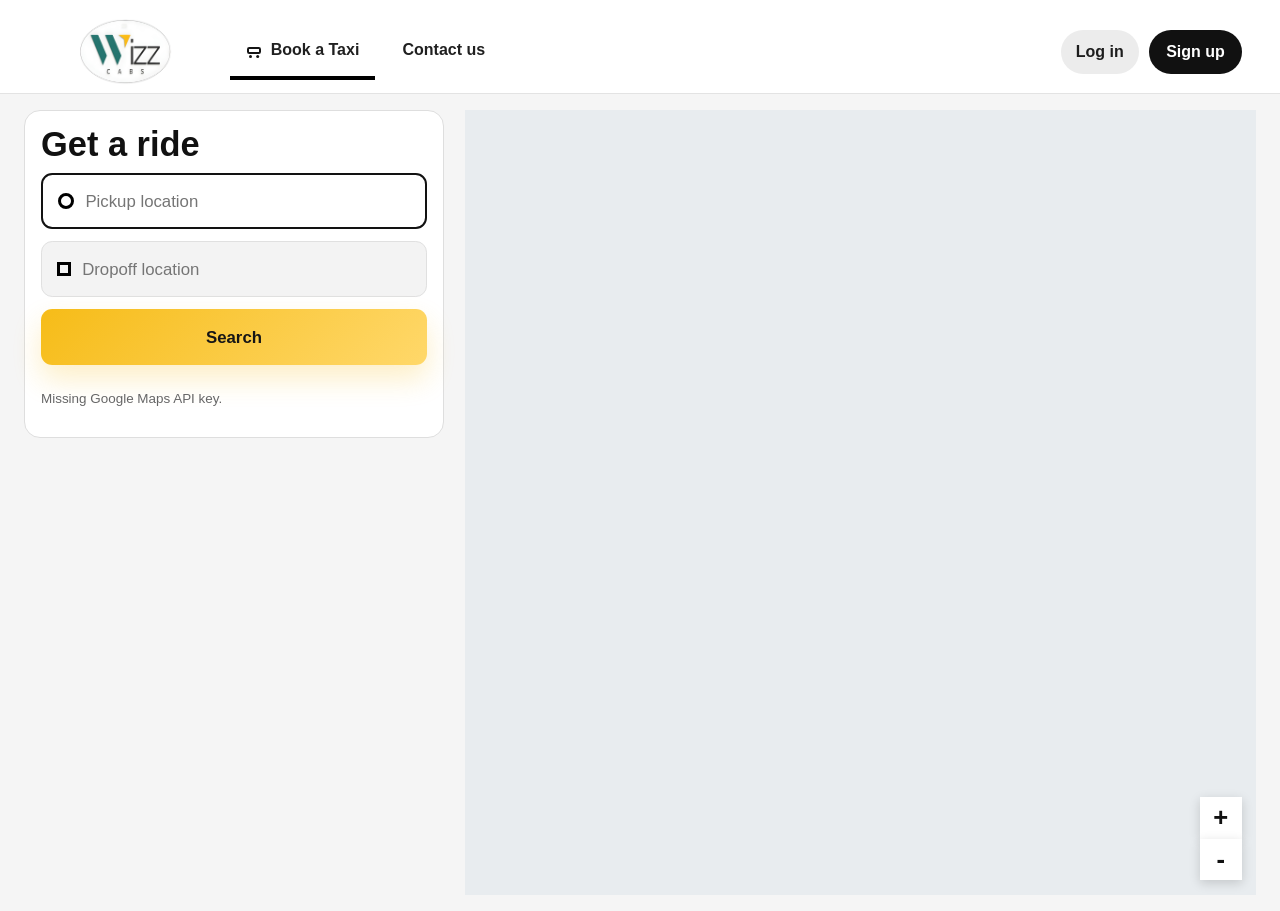
<file: index.html>
<!DOCTYPE html>
<html lang="en">
<head>
  <meta charset="UTF-8">
  <meta name="viewport" content="width=device-width, initial-scale=1.0">
  <title>Wizz Cabs | Cab Booking Experience</title>
  <meta
    name="description"
    content="A polished cab booking HTML experience with quick booking, trip details, and confirmation flow."
  >
  <link rel="stylesheet" href="styles.css">
</head>
<body data-page="home">
  <div class="page-glow glow-left" aria-hidden="true"></div>
  <div class="page-glow glow-right" aria-hidden="true"></div>

  <div id="site-header-root"></div>

  <main>
    <section class="sketch-hero uber-home" id="home">
      <div class="uber-layout">
        <div class="sketch-form-shell uber-panel">
          <h1 class="uber-title">Get a ride</h1>

          <label class="uber-field uber-field-focus uber-pickup-field">
            <span class="uber-icon uber-icon-dot" aria-hidden="true"></span>
            <input
              id="quick-pickup"
              type="text"
              placeholder="Pickup location"
              autocomplete="off"
            >
          </label>

          <label class="uber-field uber-dropoff-field">
            <span class="uber-icon uber-icon-square" aria-hidden="true"></span>
            <input
              id="quick-destination"
              type="text"
              placeholder="Dropoff location"
              autocomplete="off"
            >
          </label>

          <button class="hero-search-button uber-search-button" id="hero-search" type="button">
            Search
          </button>

          <p class="places-status" id="places-status" hidden></p>
          <p class="panel-message hero-message" id="hero-error" hidden></p>
        </div>

        <div class="map-stage google-map-stage uber-map" id="google-map-stage" aria-label="Google map route preview">
          <iframe
            id="google-map-frame"
            title="Google map route preview"
            loading="lazy"
            allowfullscreen
            referrerpolicy="no-referrer-when-downgrade"
            src="https://maps.google.com/maps?q=Brisbane%20Australia&z=12&output=embed"
          ></iframe>
          <div class="live-map-layer" aria-hidden="true">
            <span class="map-drop-pin"></span>
          </div>
          <div class="map-control-stack" aria-hidden="true">
            <span class="map-zoom-control">+</span>
            <span class="map-zoom-control">-</span>
          </div>
          <div class="map-bubble bubble-perth" id="route-map-status">Search to load Google map route</div>
        </div>
      </div>
    </section>

    <section class="booking-results" id="booking-results" aria-labelledby="booking-popup-title" hidden>
      <div class="booking-results-layout">
        <div class="booking-popup-header">
          <div>
            <span class="step-label">Rides we think you'll like</span>
            <h2 id="booking-popup-title">Choose a ride</h2>
          </div>
          <button class="booking-popup-close" id="booking-popup-close" type="button" aria-label="Close booking popup">
            <span aria-hidden="true"></span>
          </button>
        </div>

        <div class="booking-results-main">
          <section class="booking-result-section fare-mode-section" aria-labelledby="fare-mode-title">
            <div class="section-inline-header">
              <div>
                <span class="step-label">Step 1 of 4</span>
                <h2 id="fare-mode-title">Fare type</h2>
              </div>
              <span class="mini-chip" id="fare-mode-badge">Fixed Fare</span>
            </div>

            <div class="fare-toggle" aria-label="Fare type">
              <button class="fare-toggle-option is-active" type="button" data-fare-mode="fixed">
                Fixed Price
              </button>
              <button class="fare-toggle-option" type="button" data-fare-mode="estimate">
                Estimate Price
              </button>
            </div>
          </section>

          <section class="booking-result-section trip-mode-section" aria-labelledby="trip-mode-title">
            <div class="section-inline-header">
              <div>
                <span class="step-label">Trip time</span>
                <h2 id="trip-mode-title">When do you need the ride?</h2>
              </div>
            </div>

            <div class="trip-toggle" aria-label="Trip time">
              <button class="trip-toggle-option is-active" type="button" data-trip-mode="now">
                Book for now
              </button>
              <button class="trip-toggle-option" type="button" data-trip-mode="later">
                Book for later
              </button>
            </div>

            <div class="schedule-panel is-hidden" id="schedule-panel" hidden>
              <div class="schedule-row is-hidden" id="detail-schedule-row" hidden>
                <label class="result-field">
                  <span>Pickup date</span>
                  <input id="detail-date" type="date" min="">
                </label>
                <label class="result-field">
                  <span>Pickup time</span>
                  <select id="detail-time">
                    <option value="">Select time</option>
                  </select>
                </label>
              </div>
            </div>
          </section>

          <section class="booking-result-section cars-list-section" aria-labelledby="cars-list-title">
            <button class="cars-list-header" id="cars-list-toggle" type="button" aria-expanded="true" aria-controls="cars-list">
              <span id="cars-list-title">More vehicle/service options</span>
              <span class="chevron-up" aria-hidden="true"></span>
            </button>

            <div class="cars-list" id="cars-list">
              <label class="car-list-row">
                <input type="radio" name="vehicle" value="next" checked>
                <span class="car-selected-bar" aria-hidden="true"></span>
                <span class="vehicle-thumb taxi-thumb" aria-hidden="true">
                  <span></span>
                </span>
                <span class="car-copy">
                  <strong>Next Available</strong>
                  <span>1 - 4 passengers</span>
                </span>
                <span class="info-dot" aria-hidden="true">i</span>
                <span class="car-fare-copy">
                  <strong>Fare Estimate</strong>
                  <span>Dest required</span>
                </span>
              </label>

              <label class="car-list-row">
                <input type="radio" name="vehicle" value="silver">
                <span class="car-selected-bar" aria-hidden="true"></span>
                <span class="vehicle-thumb silver-thumb" aria-hidden="true">
                  <span></span>
                </span>
                <span class="car-copy">
                  <strong>Silver Service</strong>
                  <span>1 - 4 passengers</span>
                </span>
                <span class="info-dot" aria-hidden="true">i</span>
                <span class="car-fare-copy">
                  <strong>Fare Estimate</strong>
                  <span>Dest required</span>
                </span>
              </label>

              <label class="car-list-row">
                <input type="radio" name="vehicle" value="sedan">
                <span class="car-selected-bar" aria-hidden="true"></span>
                <span class="vehicle-thumb taxi-thumb" aria-hidden="true">
                  <span></span>
                </span>
                <span class="car-copy">
                  <strong>Sedan</strong>
                  <span>1 - 4 passengers</span>
                </span>
                <span class="info-dot" aria-hidden="true">i</span>
                <span class="car-fare-copy">
                  <strong>Fare Estimate</strong>
                  <span>Dest required</span>
                </span>
              </label>

              <label class="car-list-row">
                <input type="radio" name="vehicle" value="wheelchair">
                <span class="car-selected-bar" aria-hidden="true"></span>
                <span class="vehicle-thumb access-thumb" aria-hidden="true">WC</span>
                <span class="car-copy">
                  <strong>Wheelchair</strong>
                  <span>Accessible Taxi</span>
                </span>
                <span class="info-dot" aria-hidden="true">i</span>
                <span class="car-fare-copy">
                  <strong>Fare Estimate</strong>
                  <span>Dest required</span>
                </span>
              </label>

              <label class="car-list-row">
                <input type="radio" name="vehicle" value="maxi">
                <span class="car-selected-bar" aria-hidden="true"></span>
                <span class="vehicle-thumb maxi-thumb" aria-hidden="true">
                  <span></span>
                </span>
                <span class="car-copy">
                  <strong>MAXI TAXI</strong>
                  <span>1 - 11 passengers</span>
                </span>
                <span class="info-dot" aria-hidden="true">i</span>
                <span class="car-fare-copy">
                  <strong>Fare Estimate</strong>
                  <span>Dest required</span>
                </span>
              </label>
            </div>
          </section>

          <section class="booking-result-section contact-details-section" aria-labelledby="contact-details-title">
            <span class="step-label">Step 2 of 4</span>
            <h2 id="contact-details-title">Contact details</h2>

            <div class="contact-fields">
              <label class="result-field field-full-width">
                <span>Passenger name</span>
                <input id="passenger-name" type="text" placeholder="Passenger name" autocomplete="name">
              </label>

              <label class="result-field country-code-field">
                <span>Country code</span>
                <input type="text" value="AU +61" readonly aria-label="Australia country code">
              </label>

              <label class="result-field">
                <span>Contact number</span>
                <input id="passenger-phone" type="tel" placeholder="Contact number" autocomplete="tel">
              </label>

              <div class="otp-panel field-full-width" id="otp-panel">
                <div class="otp-actions">
                  <label class="result-field otp-code-field">
                    <span>OTP verification</span>
                    <input id="otp-code" type="text" inputmode="numeric" maxlength="6" placeholder="Enter 6-digit OTP" autocomplete="one-time-code">
                  </label>
                  <button class="button-secondary otp-send-button" id="send-otp" type="button">Send OTP</button>
                  <button class="button-primary otp-verify-button" id="verify-otp" type="button">Verify</button>
                </div>
                <p class="otp-status" id="otp-status">Verify the contact number before requesting the booking.</p>
              </div>
            </div>
          </section>

          <section class="booking-result-section payment-section" aria-labelledby="payment-title">
            <span class="step-label">Step 3 of 4</span>
            <h2 id="payment-title">Payment</h2>

            <label class="result-field">
              <span>Payment method</span>
              <select id="payment-method">
                <option value="">Please select</option>
                <option value="card">Card</option>
                <option value="cash">Cash</option>
                <option value="account">Business Account</option>
              </select>
            </label>
          </section>

          <section class="booking-result-section driver-instruction-section" aria-labelledby="driver-instruction-title">
            <span class="step-label">Step 4 of 4</span>
            <h2 id="driver-instruction-title">Driver instruction</h2>

            <label class="result-field">
              <span>Notes for driver</span>
              <textarea id="pickup-notes" maxlength="320" rows="4" placeholder="Notes for driver"></textarea>
            </label>
            <p class="character-count"><span id="driver-notes-count">320</span> characters left</p>
          </section>

          <aside class="booking-result-section trip-summary-section" aria-labelledby="trip-summary-title">
            <span class="step-label">Trip summary</span>
            <h2 id="trip-summary-title">Total trip</h2>

            <p class="summary-route" id="summary-route-title">Waiting for route</p>
            <p class="summary-route-copy" id="summary-route-copy">Add pickup and destination to calculate the preview.</p>

            <div class="summary-stats">
              <div>
                <span>Total km</span>
                <strong id="summary-distance">-- km</strong>
              </div>
              <div>
                <span>Total time</span>
                <strong id="summary-duration">-- min</strong>
              </div>
              <div>
                <span id="summary-fare-label">Fixed Fare</span>
                <strong id="summary-fare">$ --</strong>
              </div>
            </div>

            <div class="summary-meta">
              <p>
                <span>Vehicle</span>
                <strong id="summary-vehicle">Next Available</strong>
              </p>
              <p>
                <span>Payment</span>
                <strong id="summary-payment">Not selected</strong>
              </p>
              <p>
                <span>Trip time</span>
                <strong id="summary-trip-time">Book now</strong>
              </p>
            </div>
          </aside>

          <p class="panel-message" id="detail-error" hidden></p>
          <button class="button-primary request-booking-button" id="request-booking" type="button">
            Request Booking
          </button>

          <section class="booking-confirmation" id="booking-confirmation" hidden>
            <span class="confirmation-badge">Request received</span>
            <h2>Booking request sent</h2>
            <div class="confirmation-grid">
              <div class="confirmation-card">
                <span>Reference</span>
                <strong id="confirmation-reference">RW-000000</strong>
              </div>
              <div class="confirmation-card">
                <span>Passenger</span>
                <strong id="confirmation-passenger">Guest</strong>
              </div>
              <div class="confirmation-card">
                <span>Route</span>
                <strong id="confirmation-route">Pickup to drop</strong>
              </div>
              <div class="confirmation-card">
                <span>Fare</span>
                <strong id="confirmation-fare">$ --</strong>
              </div>
            </div>
          </section>
        </div>
      </div>
    </section>

  </main>

  <div id="site-footer-root"></div>
  <script src="site-config.js"></script>
  <script src="layout.js"></script>
  <script src="google-maps-config.js"></script>
  <script src="script.js"></script>
</body>
</html>
</file>
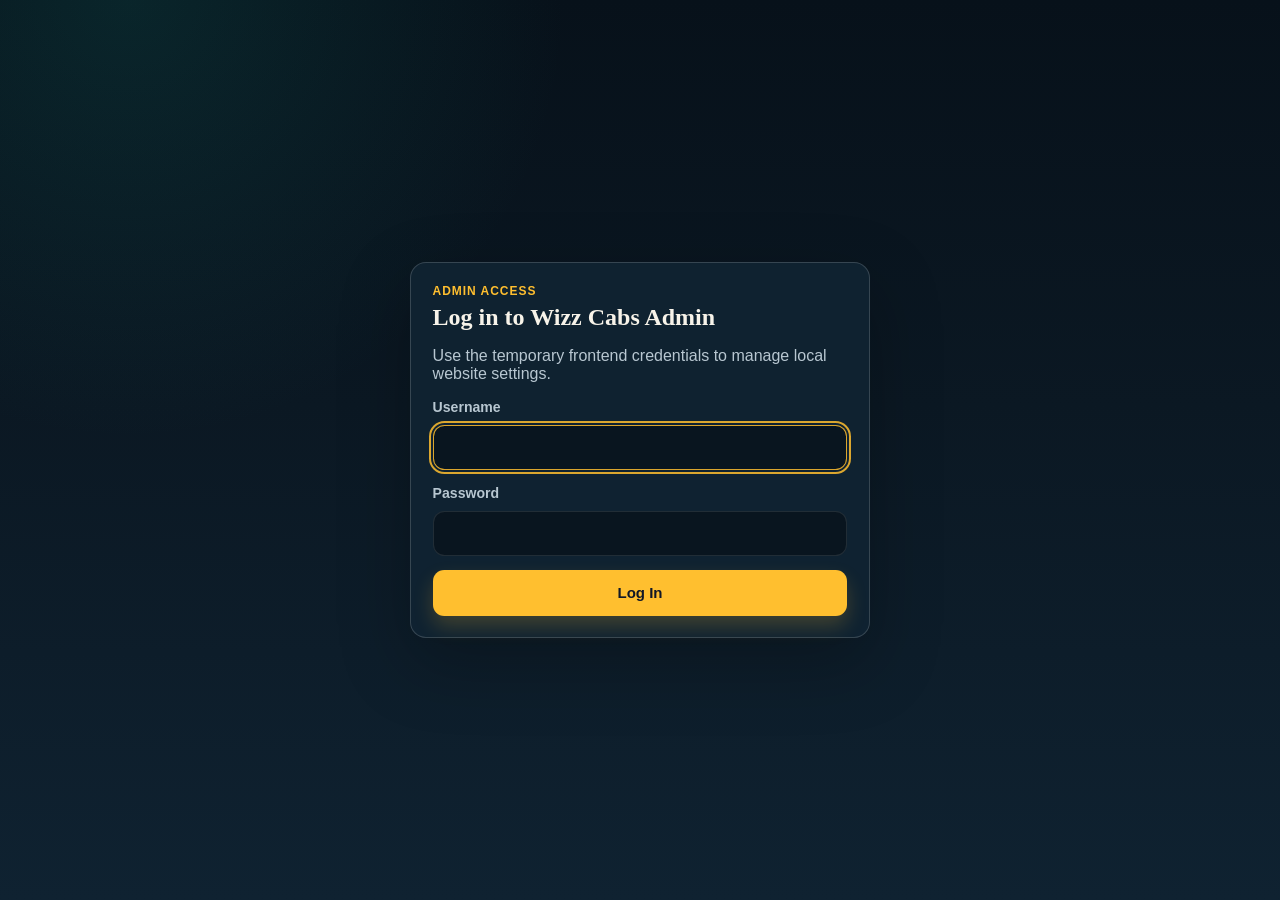
<file: admin/index.html>
<!DOCTYPE html>
<html lang="en">
<head>
  <meta charset="UTF-8">
  <meta name="viewport" content="width=device-width, initial-scale=1.0">
  <title>Wizz Cabs | Admin Dashboard</title>
  <script>
    if (window.sessionStorage.getItem("wizzCabsAdminLoggedIn") !== "true") {
      window.location.replace(new URL("login.html", window.location.href).href);
    }
  </script>
  <link rel="stylesheet" href="admin.css">
</head>
<body data-admin-page="dashboard">
  <main class="admin-shell">
    <header class="admin-hero">
      <div>
        <p class="eyebrow">Admin dashboard</p>
        <h1>Wizz Cabs Admin</h1>
        <p>Choose one configuration area to manage.</p>
      </div>
      <div class="hero-actions">
        <a class="ghost-button" href="../index.html">View Website</a>
        <button class="danger-button" data-logout type="button">Log Out</button>
      </div>
    </header>

    <nav class="admin-cards" aria-label="Admin sections">
      <a class="admin-card" href="brand.html">
        <span>Brand</span>
        <strong>Website Content</strong>
        <small>Logo path, site name, and footer text.</small>
      </a>
      <a class="admin-card" href="fare.html">
        <span>Fare</span>
        <strong>Fare Logic</strong>
        <small>Fixed fare, estimate, schedule, and minimum fare rules.</small>
      </a>
      <a class="admin-card" href="vehicles.html">
        <span>Fleet</span>
        <strong>Vehicle Settings</strong>
        <small>Vehicle images, service options, and pricing.</small>
      </a>
    </nav>

    <section class="notice">
      <strong>Current setup:</strong>
      <span>This is still frontend-only. Login and settings are stored in this browser for now.</span>
    </section>
  </main>

  <script src="../site-config.js"></script>
  <script src="admin.js"></script>
</body>
</html>
</file>
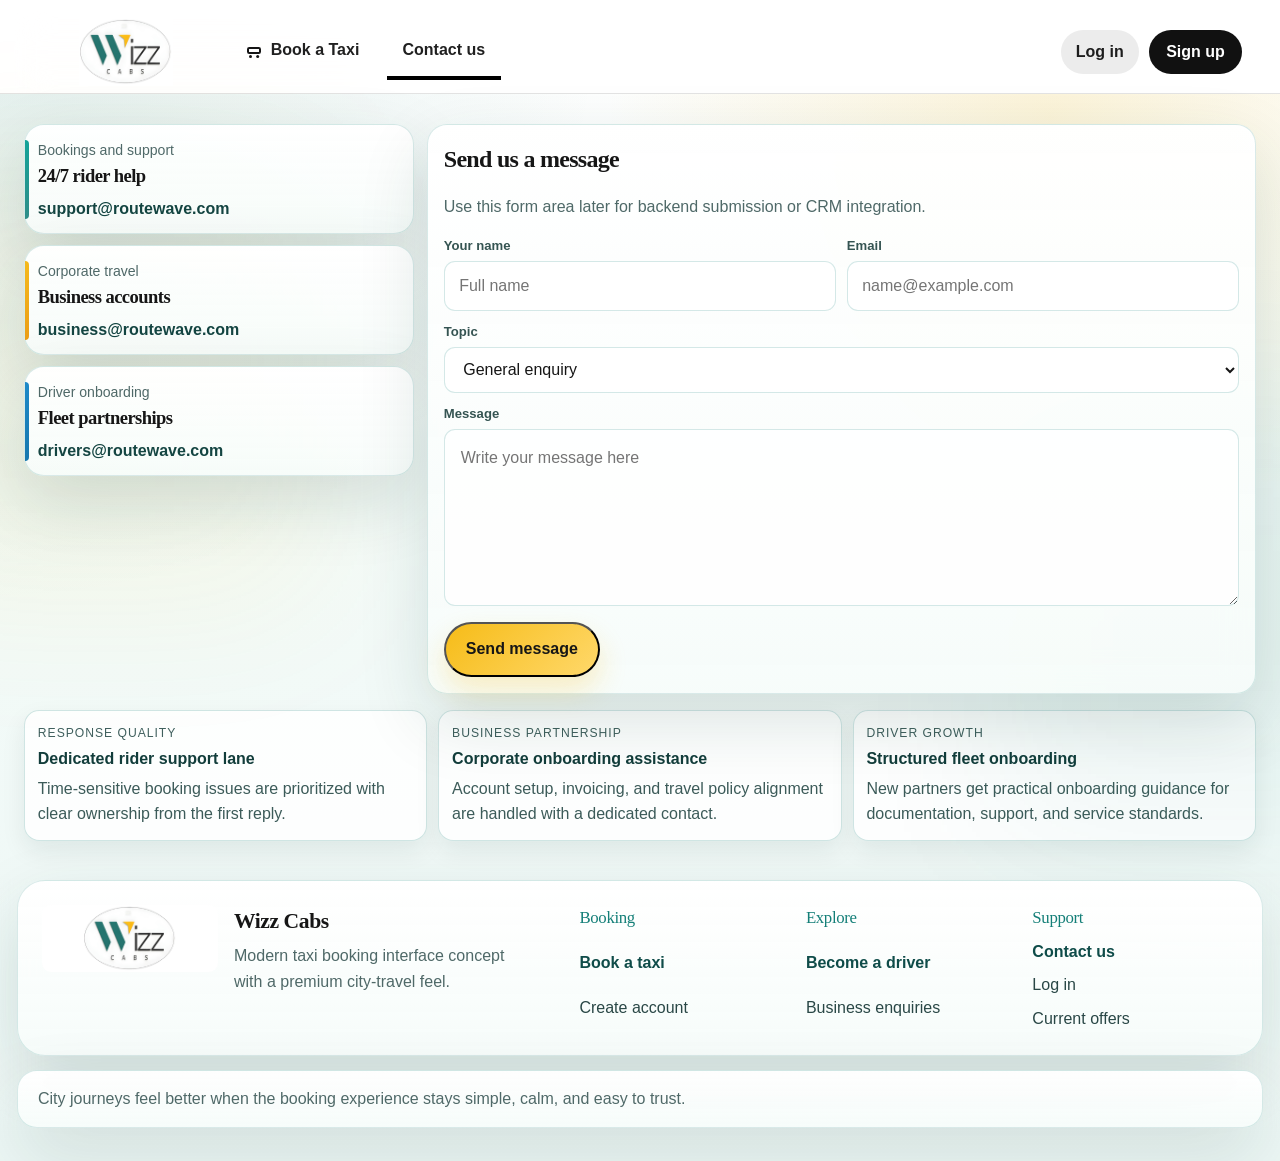
<file: contact-us.html>
<!DOCTYPE html>
<html lang="en">
<head>
  <meta charset="UTF-8">
  <meta name="viewport" content="width=device-width, initial-scale=1.0">
  <title>Wizz Cabs | Contact Us</title>
  <meta
    name="description"
    content="Contact Wizz Cabs for bookings, support, partnerships, and corporate travel."
  >
  <link rel="stylesheet" href="styles.css">
</head>
<body data-page="contact">
  <div class="page-glow glow-left" aria-hidden="true"></div>
  <div class="page-glow glow-right" aria-hidden="true"></div>

  <div id="site-header-root"></div>

  <main class="subpage-main">
    <section class="subpage-section">
      <div class="contact-layout">
        <div class="contact-stack">
          <article class="contact-card contact-card-support">
            <span>Bookings and support</span>
            <h3>24/7 rider help</h3>
            <strong>support@routewave.com</strong>
          </article>

          <article class="contact-card contact-card-business">
            <span>Corporate travel</span>
            <h3>Business accounts</h3>
            <strong>business@routewave.com</strong>
          </article>

          <article class="contact-card contact-card-driver">
            <span>Driver onboarding</span>
            <h3>Fleet partnerships</h3>
            <strong>drivers@routewave.com</strong>
          </article>
        </div>

        <div class="page-panel">
          <h2>Send us a message</h2>
          <p>Use this form area later for backend submission or CRM integration.</p>

          <div class="estimate-form-grid">
            <label class="field">
              <span>Your name</span>
              <input type="text" placeholder="Full name">
            </label>

            <label class="field">
              <span>Email</span>
              <input type="email" placeholder="name@example.com">
            </label>
          </div>

          <label class="field field-full">
            <span>Topic</span>
            <select>
              <option>General enquiry</option>
              <option>Booking help</option>
              <option>Corporate account</option>
              <option>Driver application</option>
            </select>
          </label>

          <label class="field field-full">
            <span>Message</span>
            <textarea rows="6" placeholder="Write your message here"></textarea>
          </label>

          <div class="page-cta-row">
            <button class="button-primary" type="button">Send message</button>
          </div>
        </div>
      </div>

      <div class="contact-commitments" aria-label="Support commitments">
        <article>
          <span>Response quality</span>
          <strong>Dedicated rider support lane</strong>
          <p>Time-sensitive booking issues are prioritized with clear ownership from the first reply.</p>
        </article>
        <article>
          <span>Business partnership</span>
          <strong>Corporate onboarding assistance</strong>
          <p>Account setup, invoicing, and travel policy alignment are handled with a dedicated contact.</p>
        </article>
        <article>
          <span>Driver growth</span>
          <strong>Structured fleet onboarding</strong>
          <p>New partners get practical onboarding guidance for documentation, support, and service standards.</p>
        </article>
      </div>
    </section>
  </main>

  <div id="site-footer-root"></div>
  <script src="site-config.js"></script>
  <script src="layout.js"></script>
</body>
</html>
</file>
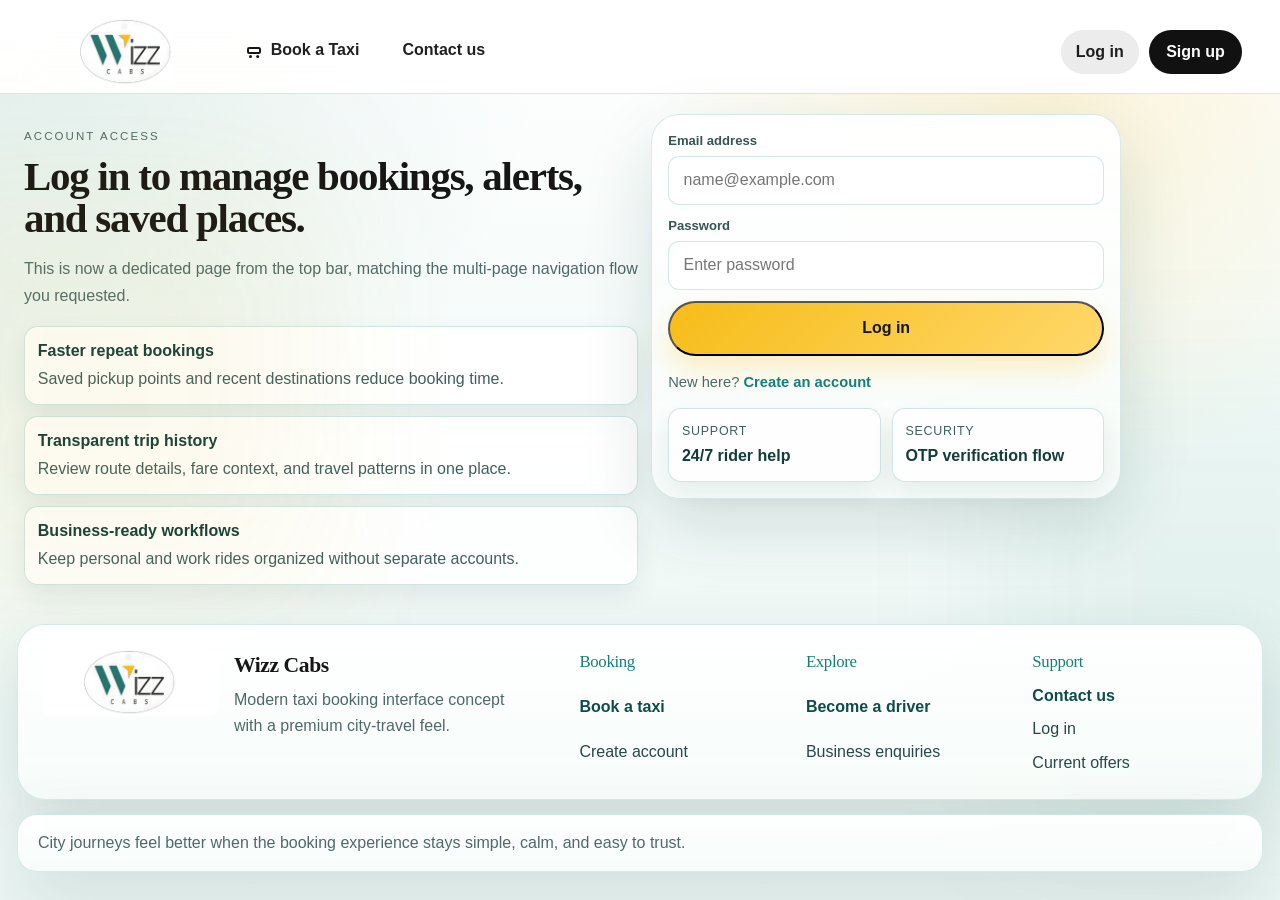
<file: login.html>
<!DOCTYPE html>
<html lang="en">
<head>
  <meta charset="UTF-8">
  <meta name="viewport" content="width=device-width, initial-scale=1.0">
  <title>Wizz Cabs | Log In</title>
  <meta
    name="description"
    content="Log in to Wizz Cabs to manage rides, profile details, and trip activity."
  >
  <link rel="stylesheet" href="styles.css">
</head>
<body data-page="login">
  <div class="page-glow glow-left" aria-hidden="true"></div>
  <div class="page-glow glow-right" aria-hidden="true"></div>

  <div id="site-header-root"></div>

  <main class="subpage-main">
    <section class="auth-page">
      <div class="auth-copy">
        <p class="eyebrow">Account access</p>
        <h2>Log in to manage bookings, alerts, and saved places.</h2>
        <p>
          This is now a dedicated page from the top bar, matching the multi-page navigation flow you requested.
        </p>
        <div class="auth-story-list" aria-label="Login benefits">
          <div>
            <strong>Faster repeat bookings</strong>
            <span>Saved pickup points and recent destinations reduce booking time.</span>
          </div>
          <div>
            <strong>Transparent trip history</strong>
            <span>Review route details, fare context, and travel patterns in one place.</span>
          </div>
          <div>
            <strong>Business-ready workflows</strong>
            <span>Keep personal and work rides organized without separate accounts.</span>
          </div>
        </div>
      </div>

      <div class="auth-panel">
        <form>
          <label class="field">
            <span>Email address</span>
            <input type="email" placeholder="name@example.com">
          </label>

          <label class="field">
            <span>Password</span>
            <input type="password" placeholder="Enter password">
          </label>

          <button class="button-primary" type="button">Log in</button>
        </form>

        <p class="auth-helper">
          New here? <a class="text-link" href="signup.html">Create an account</a>
        </p>

        <div class="auth-trust-row" aria-label="Trust indicators">
          <article>
            <span>Support</span>
            <strong>24/7 rider help</strong>
          </article>
          <article>
            <span>Security</span>
            <strong>OTP verification flow</strong>
          </article>
        </div>
      </div>
    </section>
  </main>

  <div id="site-footer-root"></div>
  <script src="site-config.js"></script>
  <script src="layout.js"></script>
</body>
</html>
</file>
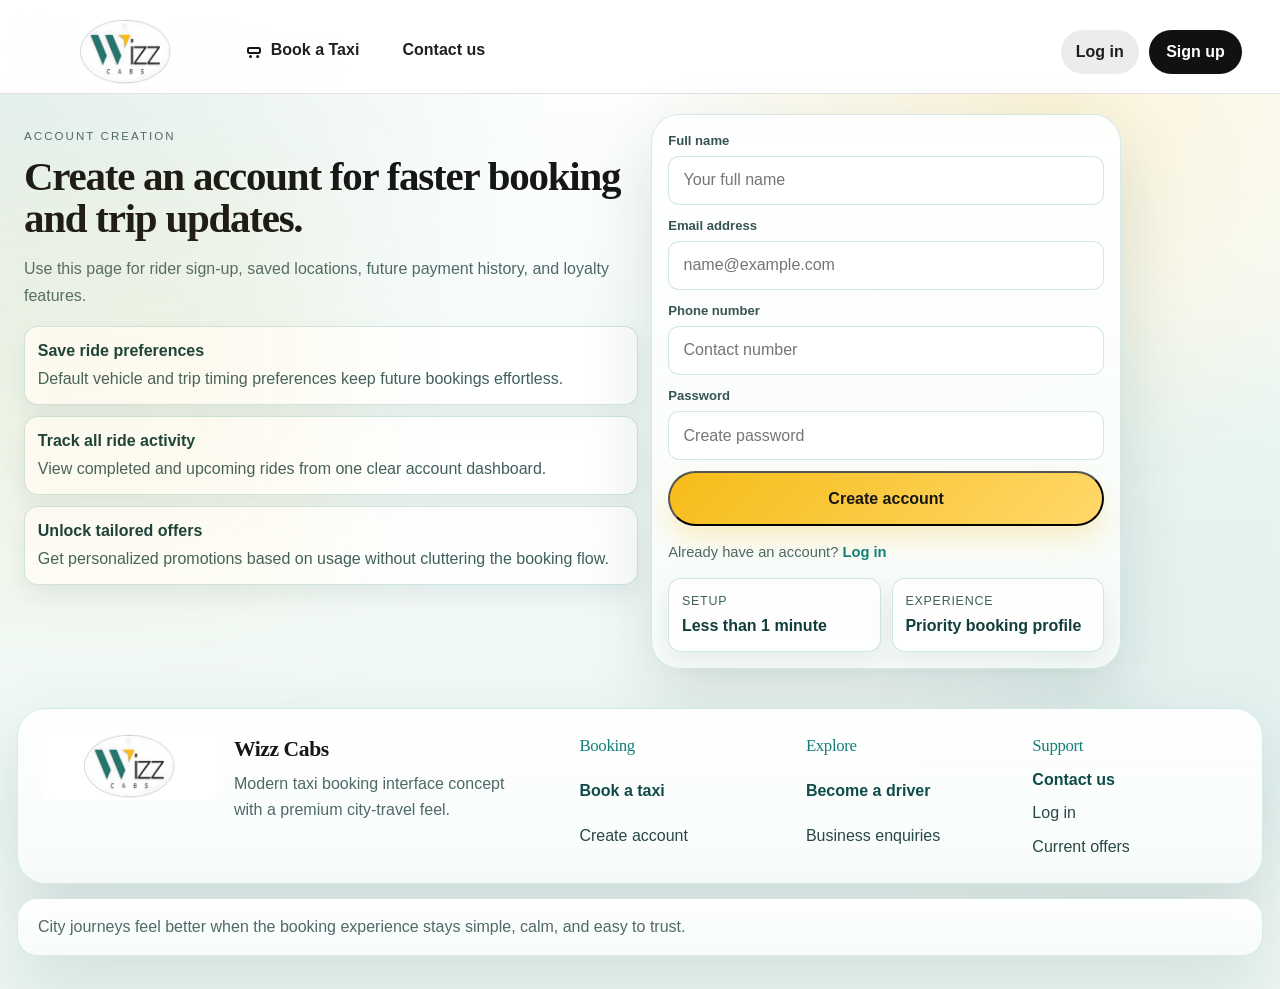
<file: signup.html>
<!DOCTYPE html>
<html lang="en">
<head>
  <meta charset="UTF-8">
  <meta name="viewport" content="width=device-width, initial-scale=1.0">
  <title>Wizz Cabs | Sign Up</title>
  <meta
    name="description"
    content="Create a Wizz Cabs account for faster taxi booking and ride management."
  >
  <link rel="stylesheet" href="styles.css">
</head>
<body data-page="signup">
  <div class="page-glow glow-left" aria-hidden="true"></div>
  <div class="page-glow glow-right" aria-hidden="true"></div>

  <div id="site-header-root"></div>

  <main class="subpage-main">
    <section class="auth-page">
      <div class="auth-copy">
        <p class="eyebrow">Account creation</p>
        <h2>Create an account for faster booking and trip updates.</h2>
        <p>
          Use this page for rider sign-up, saved locations, future payment history, and loyalty features.
        </p>
        <div class="auth-story-list" aria-label="Signup value">
          <div>
            <strong>Save ride preferences</strong>
            <span>Default vehicle and trip timing preferences keep future bookings effortless.</span>
          </div>
          <div>
            <strong>Track all ride activity</strong>
            <span>View completed and upcoming rides from one clear account dashboard.</span>
          </div>
          <div>
            <strong>Unlock tailored offers</strong>
            <span>Get personalized promotions based on usage without cluttering the booking flow.</span>
          </div>
        </div>
      </div>

      <div class="auth-panel">
        <form>
          <label class="field">
            <span>Full name</span>
            <input type="text" placeholder="Your full name">
          </label>

          <label class="field">
            <span>Email address</span>
            <input type="email" placeholder="name@example.com">
          </label>

          <label class="field">
            <span>Phone number</span>
            <input type="tel" placeholder="Contact number">
          </label>

          <label class="field">
            <span>Password</span>
            <input type="password" placeholder="Create password">
          </label>

          <button class="button-primary" type="button">Create account</button>
        </form>

        <p class="auth-helper">
          Already have an account? <a class="text-link" href="login.html">Log in</a>
        </p>

        <div class="auth-trust-row" aria-label="Onboarding highlights">
          <article>
            <span>Setup</span>
            <strong>Less than 1 minute</strong>
          </article>
          <article>
            <span>Experience</span>
            <strong>Priority booking profile</strong>
          </article>
        </div>
      </div>
    </section>
  </main>

  <div id="site-footer-root"></div>
  <script src="site-config.js"></script>
  <script src="layout.js"></script>
</body>
</html>
</file>
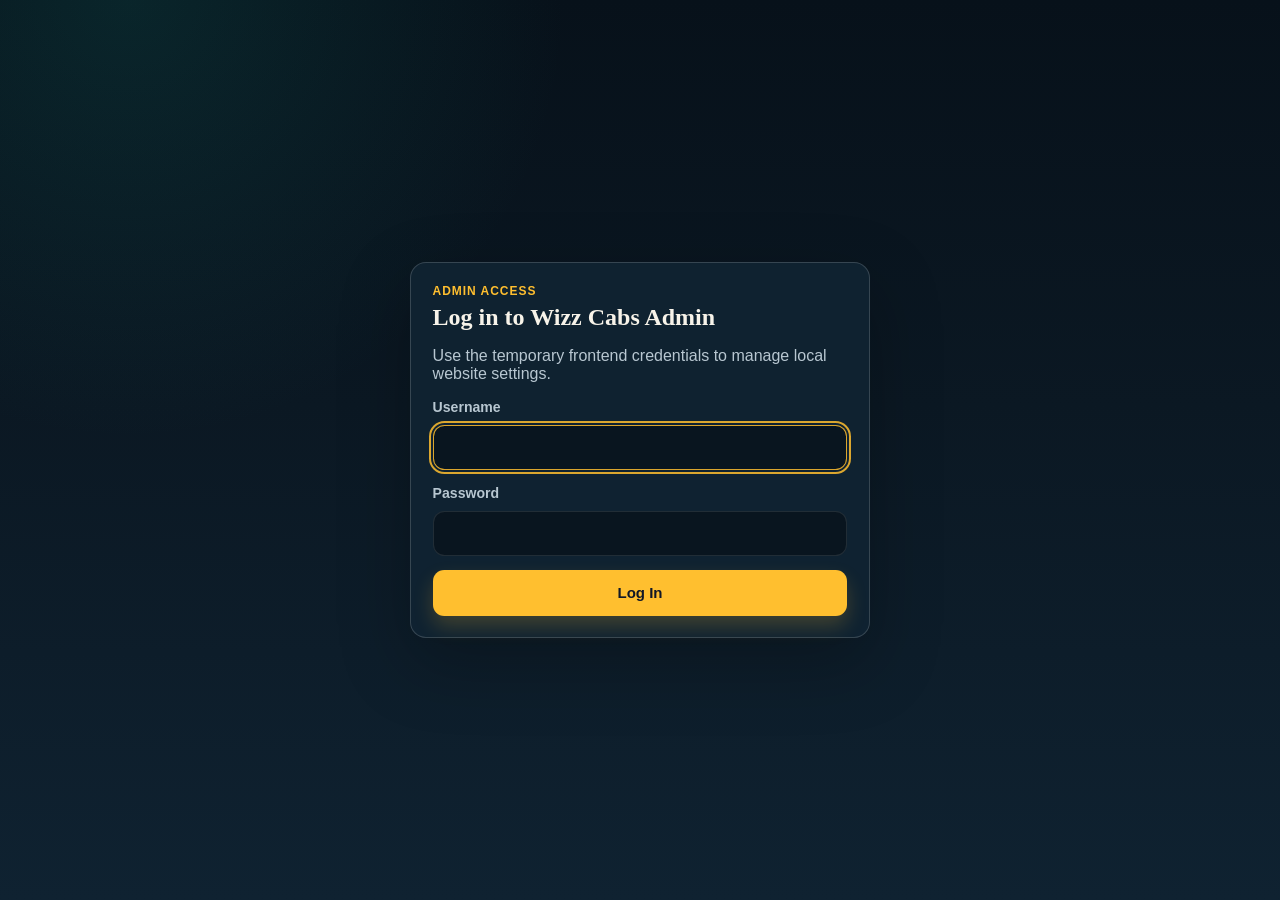
<file: admin/brand.html>
<!DOCTYPE html>
<html lang="en">
<head>
  <meta charset="UTF-8">
  <meta name="viewport" content="width=device-width, initial-scale=1.0">
  <title>Wizz Cabs | Brand Admin</title>
  <script>
    if (window.sessionStorage.getItem("wizzCabsAdminLoggedIn") !== "true") {
      window.location.replace(new URL("login.html", window.location.href).href);
    }
  </script>
  <link rel="stylesheet" href="admin.css">
</head>
<body data-admin-page="brand">
  <main class="admin-shell">
    <header class="admin-hero">
      <div>
        <p class="eyebrow">Brand</p>
        <h1>Website Content</h1>
        <p>Manage the shared brand details used by the website header and footer.</p>
      </div>
      <div class="hero-actions">
        <a class="ghost-button" href="index.html">Dashboard</a>
        <button class="danger-button" data-logout type="button">Log Out</button>
      </div>
    </header>

    <section class="panel single-panel">
      <div class="panel-header">
        <div>
          <p class="eyebrow">Settings</p>
          <h2>Brand Details</h2>
        </div>
        <img class="logo-preview" id="logo-preview" src="../assets/logo.jpeg" alt="Current logo preview">
      </div>

      <label class="field">
        <span>Site name</span>
        <input id="site-name" type="text">
      </label>
      <label class="field">
        <span>Logo path</span>
        <input id="logo-path" type="text" placeholder="assets/logo.jpeg">
      </label>
      <label class="field">
        <span>Footer description</span>
        <textarea id="footer-description" rows="3"></textarea>
      </label>
      <label class="field">
        <span>Footer bottom line</span>
        <textarea id="footer-bottom" rows="3"></textarea>
      </label>
    </section>

    <footer class="sticky-actions">
      <p id="save-status">Brand changes are saved to this browser.</p>
      <button class="primary-button" id="save-brand" type="button">Save Brand</button>
    </footer>
  </main>

  <script src="../site-config.js"></script>
  <script src="admin.js"></script>
</body>
</html>
</file>
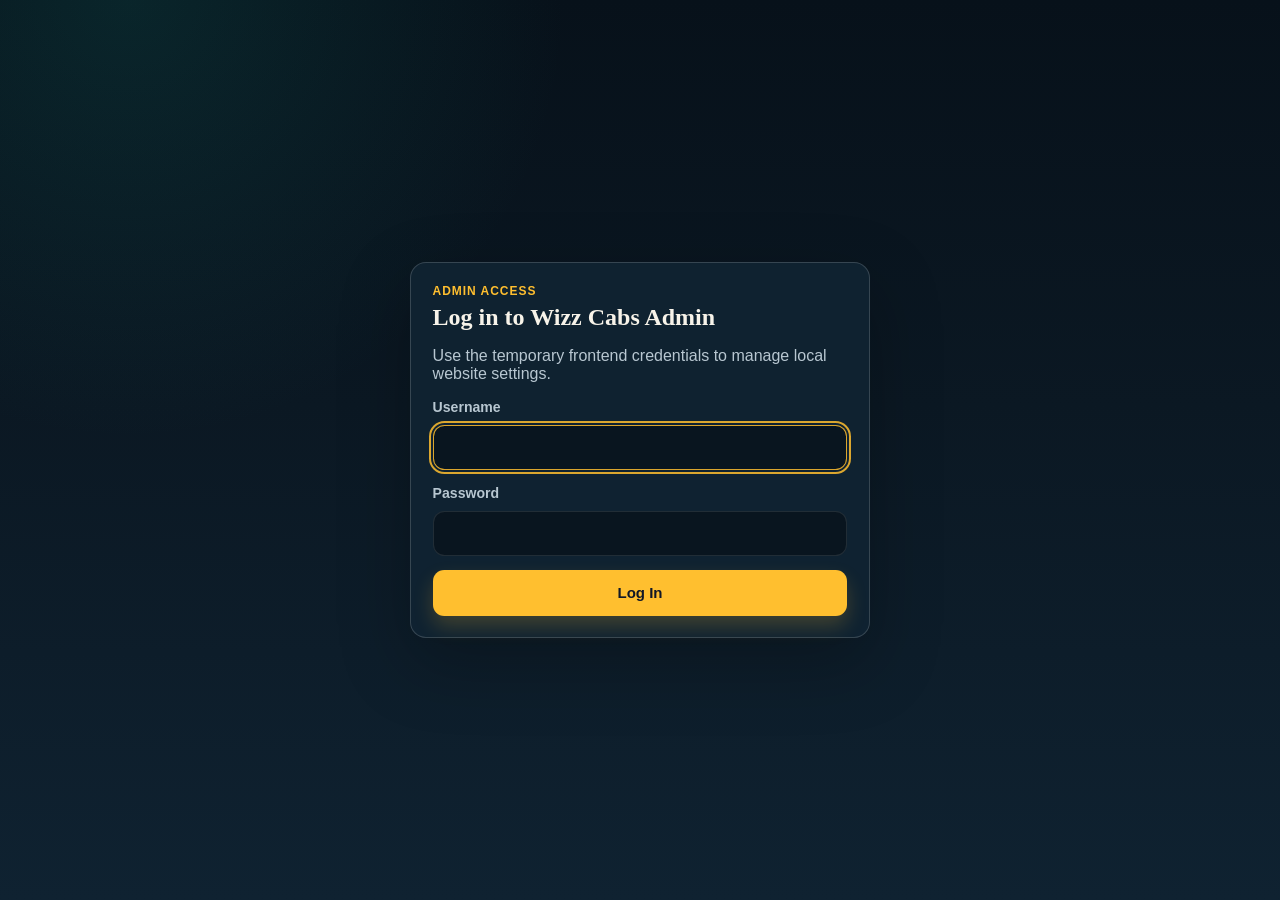
<file: admin/fare.html>
<!DOCTYPE html>
<html lang="en">
<head>
  <meta charset="UTF-8">
  <meta name="viewport" content="width=device-width, initial-scale=1.0">
  <title>Wizz Cabs | Fare Admin</title>
  <script>
    if (window.sessionStorage.getItem("wizzCabsAdminLoggedIn") !== "true") {
      window.location.replace(new URL("login.html", window.location.href).href);
    }
  </script>
  <link rel="stylesheet" href="admin.css">
</head>
<body data-admin-page="fare">
  <main class="admin-shell">
    <header class="admin-hero">
      <div>
        <p class="eyebrow">Fare</p>
        <h1>Fare Logic</h1>
        <p>Manage the fare adjustments used by the booking estimate.</p>
      </div>
      <div class="hero-actions">
        <a class="ghost-button" href="index.html">Dashboard</a>
        <button class="danger-button" data-logout type="button">Log Out</button>
      </div>
    </header>

    <section class="panel single-panel">
      <div class="panel-header">
        <div>
          <p class="eyebrow">Settings</p>
          <h2>Fare Rules</h2>
        </div>
        <div class="fare-preview">
          <span>12 km preview</span>
          <strong id="fare-preview">$ --</strong>
        </div>
      </div>

      <div class="field-grid">
        <label class="field">
          <span>Fixed fare adjustment</span>
          <input id="fixed-adjustment" type="number" step="0.1">
        </label>
        <label class="field">
          <span>Estimate fare adjustment</span>
          <input id="estimate-adjustment" type="number" step="0.1">
        </label>
        <label class="field">
          <span>Scheduled surcharge</span>
          <input id="scheduled-surcharge" type="number" step="0.1">
        </label>
        <label class="field">
          <span>Minimum fare</span>
          <input id="minimum-fare" type="number" step="0.1">
        </label>
      </div>
    </section>

    <footer class="sticky-actions">
      <p id="save-status">Fare changes are saved to this browser.</p>
      <button class="primary-button" id="save-fare" type="button">Save Fare</button>
    </footer>
  </main>

  <script src="../site-config.js"></script>
  <script src="admin.js"></script>
</body>
</html>
</file>
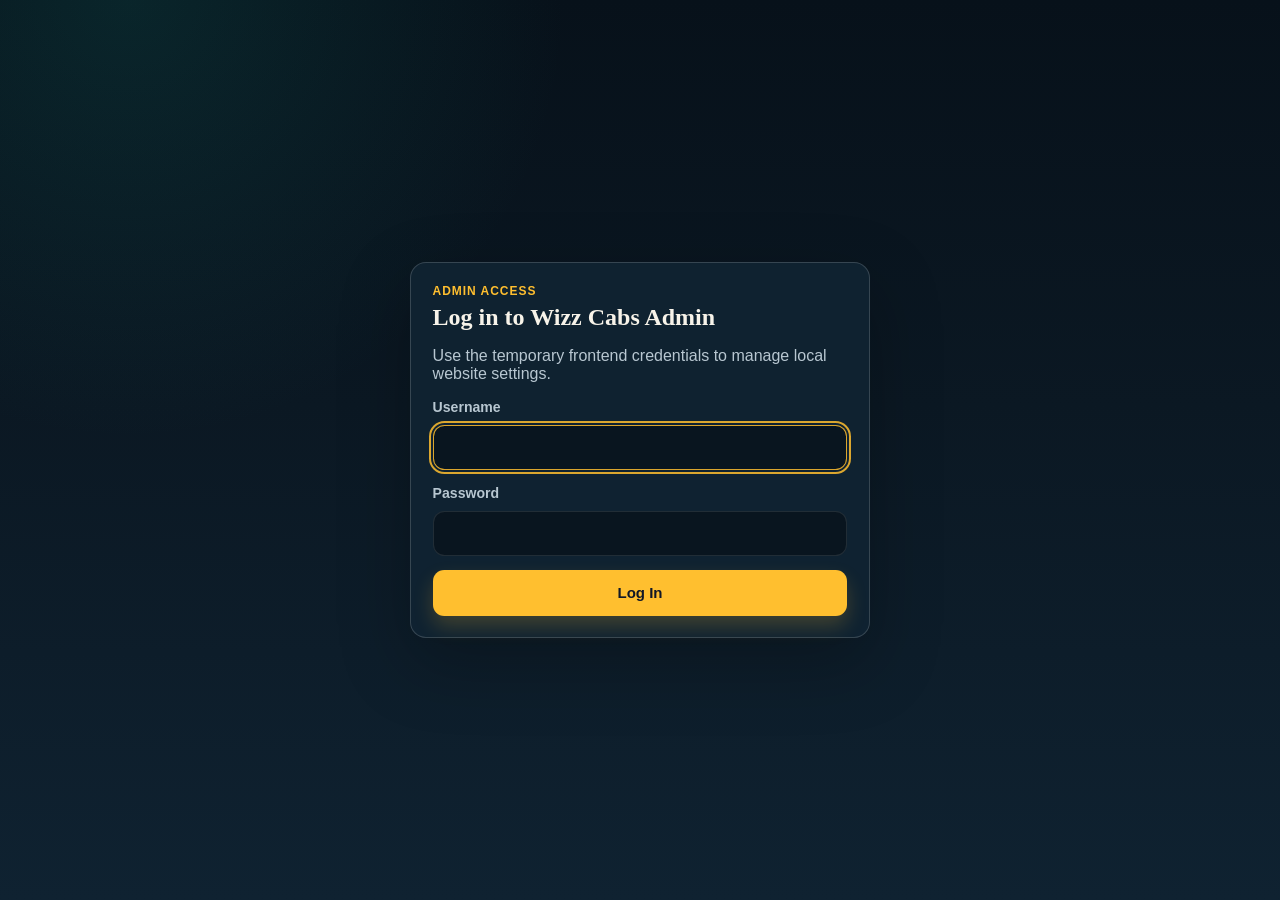
<file: admin/login.html>
<!DOCTYPE html>
<html lang="en">
<head>
  <meta charset="UTF-8">
  <meta name="viewport" content="width=device-width, initial-scale=1.0">
  <title>Wizz Cabs | Admin Login</title>
  <link rel="stylesheet" href="admin.css">
</head>
<body data-admin-page="login">
  <main class="login-shell">
    <section class="login-panel">
      <p class="eyebrow">Admin access</p>
      <h1>Log in to Wizz Cabs Admin</h1>
      <p class="login-copy">Use the temporary frontend credentials to manage local website settings.</p>

      <form id="admin-login-form" class="login-form">
        <label class="field">
          <span>Username</span>
          <input id="admin-username" type="text" autocomplete="username" autofocus>
        </label>
        <label class="field">
          <span>Password</span>
          <input id="admin-password" type="password" autocomplete="current-password">
        </label>
        <p class="form-message" id="login-message" hidden></p>
        <button class="primary-button" type="submit">Log In</button>
      </form>
    </section>
  </main>

  <script src="../site-config.js"></script>
  <script src="admin.js"></script>
</body>
</html>
</file>
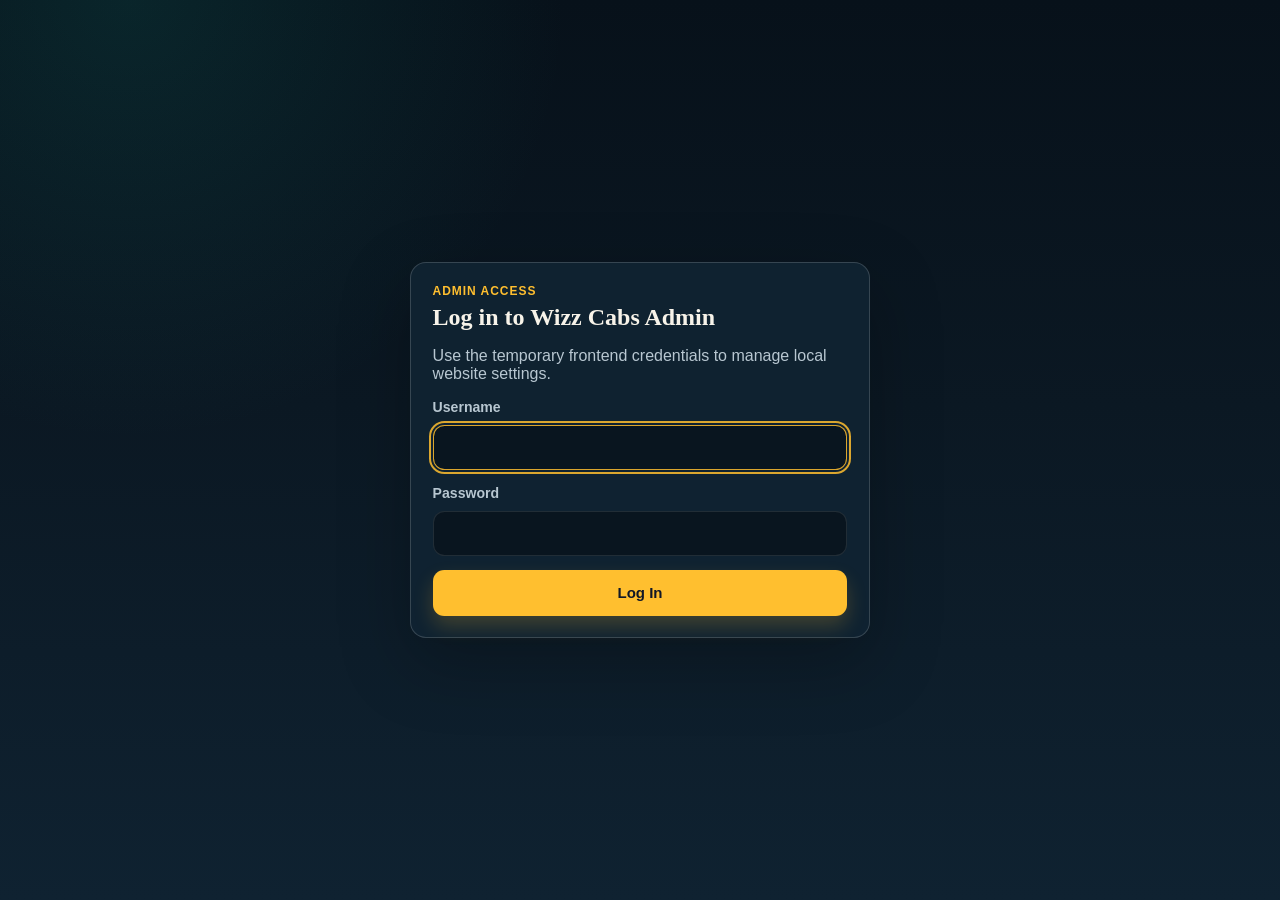
<file: admin/vehicles.html>
<!DOCTYPE html>
<html lang="en">
<head>
  <meta charset="UTF-8">
  <meta name="viewport" content="width=device-width, initial-scale=1.0">
  <title>Wizz Cabs | Vehicle Admin</title>
  <script>
    if (window.sessionStorage.getItem("wizzCabsAdminLoggedIn") !== "true") {
      window.location.replace(new URL("login.html", window.location.href).href);
    }
  </script>
  <link rel="stylesheet" href="admin.css">
</head>
<body data-admin-page="vehicles">
  <main class="admin-shell">
    <header class="admin-hero">
      <div>
        <p class="eyebrow">Fleet</p>
        <h1>Vehicle Settings</h1>
        <p>Manage vehicle/service options, images, and vehicle-level pricing.</p>
      </div>
      <div class="hero-actions">
        <a class="ghost-button" href="index.html">Dashboard</a>
        <button class="danger-button" data-logout type="button">Log Out</button>
      </div>
    </header>

    <section class="notice" id="storage-notice">
      <strong>Image storage:</strong>
      <span>Choose <code>assets/vehicles</code> before uploading vehicle images, so files are saved into the project folder.</span>
    </section>

    <section class="panel vehicle-panel">
      <div class="panel-header">
        <div>
          <p class="eyebrow">Settings</p>
          <h2>Vehicles</h2>
        </div>
        <div class="hero-actions">
          <button class="ghost-button" id="choose-image-folder" type="button">Choose Image Folder</button>
          <button class="primary-button" id="add-vehicle" type="button">Add Vehicle</button>
        </div>
      </div>

      <p class="folder-status" id="folder-status">No image folder selected for this session.</p>
      <div class="vehicle-list" id="vehicle-list"></div>
    </section>

    <footer class="sticky-actions">
      <p id="save-status">Vehicle changes are saved to this browser.</p>
      <button class="primary-button" id="save-vehicles" type="button">Save Vehicles</button>
    </footer>
  </main>

  <script src="../site-config.js"></script>
  <script src="admin.js"></script>
</body>
</html>
</file>
<file: styles.css>
:root {
  --logo-teal: #147f78;
  --logo-teal-deep: #0a4f4b;
  --logo-yellow: #f6bc18;
  --logo-yellow-soft: #ffd86a;
  --logo-charcoal: #282727;
  --logo-ink: #161616;
  --logo-teal-rgb: 20, 127, 120;
  --logo-yellow-rgb: 246, 188, 24;
  --logo-charcoal-rgb: 40, 39, 39;
  --bg: #f7faf8;
  --bg-soft: #edf7f5;
  --panel: rgba(255, 255, 255, 0.92);
  --panel-strong: #e7f3f1;
  --panel-light: rgba(20, 127, 120, 0.08);
  --card: rgba(255, 255, 255, 0.94);
  --card-border: rgba(var(--logo-teal-rgb), 0.16);
  --text: #161616;
  --text-soft: #3f5b58;
  --text-muted: #657976;
  --accent: var(--logo-yellow);
  --accent-strong: var(--logo-yellow-soft);
  --accent-alt: #27a69b;
  --brand-orange: var(--logo-yellow);
  --success: #147f78;
  --danger: #c74b4b;
  --shadow-lg: 0 26px 70px rgba(13, 55, 51, 0.14);
  --shadow-md: 0 16px 36px rgba(13, 55, 51, 0.12);
  --radius-xl: 32px;
  --radius-lg: 24px;
  --radius-md: 18px;
  --radius-sm: 14px;
  --content-width: 1320px;
}

*,
*::before,
*::after {
  box-sizing: border-box;
}

html {
  scroll-behavior: smooth;
  scroll-padding-top: 6rem;
}

body {
  margin: 0;
  color: var(--text);
  font-family: "Aptos", "Trebuchet MS", sans-serif;
  background:
    radial-gradient(circle at top left, rgba(var(--logo-teal-rgb), 0.12), transparent 35%),
    radial-gradient(circle at 82% 10%, rgba(var(--logo-yellow-rgb), 0.16), transparent 30%),
    linear-gradient(180deg, #ffffff 0%, #f4fbf9 42%, #edf7f5 100%);
  min-height: 100vh;
  position: relative;
}

img {
  max-width: 100%;
  display: block;
}

a {
  color: inherit;
  text-decoration: none;
}

button,
input,
textarea,
select {
  font: inherit;
}

button {
  cursor: pointer;
}

.site-header {
  position: sticky;
  top: 0;
  z-index: 1000;
  width: 100%;
  padding: 1rem 1rem 0;
  background: rgba(247, 250, 248, 0.78);
  backdrop-filter: blur(14px);
}

.site-header-inner {
  max-width: var(--content-width);
  margin: 0 auto;
  min-height: 5.6rem;
  padding: 0.85rem 1.15rem;
  display: grid;
  grid-template-columns: auto 1fr auto;
  align-items: center;
  gap: 1.25rem;
  border-radius: 1.75rem;
  border: 1px solid rgba(255, 255, 255, 0.08);
  background:
    linear-gradient(180deg, rgba(9, 38, 36, 0.94), rgba(7, 24, 23, 0.92)),
    linear-gradient(90deg, rgba(255, 255, 255, 0.04), transparent);
  box-shadow: var(--shadow-lg);
  backdrop-filter: blur(18px);
  position: relative;
  overflow: hidden;
}

.site-header-inner::after {
  content: "";
  position: absolute;
  left: 1.25rem;
  right: 1.25rem;
  bottom: 0;
  height: 1px;
  background: linear-gradient(90deg, transparent, rgba(var(--logo-teal-rgb), 0.26), rgba(var(--logo-yellow-rgb), 0.32), transparent);
}

.header-brand {
  position: relative;
  display: inline-flex;
  align-items: center;
  justify-content: center;
  width: 12rem;
  min-width: 12rem;
}

.header-logo {
  width: 100%;
  height: 3.5rem;
  max-width: none;
  display: block;
  flex-shrink: 0;
  border-radius: 0.85rem;
  object-fit: contain;
  background: #ffffff;
}

.sr-only {
  position: absolute;
  width: 1px;
  height: 1px;
  padding: 0;
  margin: -1px;
  overflow: hidden;
  clip: rect(0, 0, 0, 0);
  white-space: nowrap;
  border: 0;
}

.header-nav {
  display: flex;
  justify-content: center;
  align-items: center;
  flex-wrap: wrap;
  gap: 0.75rem;
}

.header-nav a,
.header-login {
  display: inline-flex;
  align-items: center;
  justify-content: center;
  min-height: 2.9rem;
  padding: 0.72rem 0.95rem;
  border-radius: 999px;
  color: var(--text-soft);
  font-size: 0.98rem;
  font-weight: 500;
  border: 1px solid transparent;
  transition: color 180ms ease, transform 180ms ease, background 180ms ease, border-color 180ms ease, box-shadow 180ms ease;
}

.header-nav a:hover,
.header-login:hover {
  color: var(--text);
  background: rgba(255, 255, 255, 0.05);
  border-color: rgba(255, 255, 255, 0.08);
}

.header-nav a.is-active,
.header-login.is-active {
  color: var(--logo-ink);
  background: linear-gradient(135deg, var(--accent), var(--accent-strong));
  border-color: transparent;
  box-shadow: 0 12px 24px rgba(var(--logo-yellow-rgb), 0.2);
}

.header-auth {
  display: flex;
  align-items: center;
  gap: 0.85rem;
}

.header-signup {
  display: inline-flex;
  align-items: center;
  justify-content: center;
  min-width: 9.4rem;
  min-height: 3rem;
  padding: 0.85rem 1.2rem;
  border-radius: 1rem;
  background: linear-gradient(135deg, var(--accent), var(--accent-strong));
  color: var(--logo-ink);
  font-size: 1rem;
  font-weight: 700;
  box-shadow: 0 14px 28px rgba(var(--logo-yellow-rgb), 0.24);
  transition: transform 180ms ease, box-shadow 180ms ease, background 180ms ease;
}

.header-signup:hover {
  transform: translateY(-1px);
  box-shadow: 0 16px 26px rgba(var(--logo-yellow-rgb), 0.28);
}

.header-signup.is-active {
  background: linear-gradient(135deg, #ffe2a9, #fff0c9);
}

.subpage-main {
  max-width: var(--content-width);
  margin: 0 auto;
  padding: 2rem 1.5rem 4rem;
}

.subpage-hero {
  padding: 2rem 0 1.5rem;
}

.subpage-title {
  margin: 0;
  max-width: 11ch;
  font-family: "Palatino Linotype", "Book Antiqua", serif;
  font-size: clamp(2.4rem, 5vw, 4.4rem);
  line-height: 0.96;
  letter-spacing: -0.04em;
}

.subpage-lead {
  max-width: 62ch;
  margin-top: 1rem;
  color: var(--text-soft);
  line-height: 1.75;
}

.page-chip-row {
  display: flex;
  flex-wrap: wrap;
  gap: 0.7rem;
  margin-top: 1.3rem;
}

.page-chip {
  display: inline-flex;
  align-items: center;
  min-height: 2.2rem;
  padding: 0.55rem 0.9rem;
  border-radius: 999px;
  color: var(--text-soft);
  background: rgba(255, 255, 255, 0.05);
  border: 1px solid rgba(255, 255, 255, 0.08);
}

.page-cta-row {
  display: flex;
  flex-wrap: wrap;
  gap: 0.85rem;
  margin-top: 1.5rem;
}

.subpage-section {
  padding-top: 1rem;
}

.page-panel {
  padding: 1.4rem;
  border-radius: var(--radius-lg);
  border: 1px solid rgba(255, 255, 255, 0.08);
  background: rgba(10, 25, 38, 0.84);
  backdrop-filter: blur(18px);
}

.page-panel h2,
.page-panel h3,
.feature-card h3,
.contact-card h3,
.auth-copy h2 {
  margin: 0;
  font-family: "Palatino Linotype", "Book Antiqua", serif;
  letter-spacing: -0.03em;
}

.page-panel p,
.feature-card p,
.contact-card p,
.auth-copy p {
  color: var(--text-soft);
  line-height: 1.7;
}

.estimate-layout,
.contact-layout,
.content-grid,
.auth-page {
  display: grid;
  gap: 1rem;
}

.estimate-layout {
  grid-template-columns: minmax(0, 1fr) minmax(280px, 360px);
  align-items: start;
}

.estimate-form-grid,
.contact-stack,
.feature-grid {
  display: grid;
  gap: 1rem;
}

.estimate-form-grid {
  grid-template-columns: repeat(2, minmax(0, 1fr));
}

.field select {
  width: 100%;
  border: 1px solid rgba(255, 255, 255, 0.1);
  background: rgba(4, 15, 24, 0.68);
  color: var(--text);
  padding: 0.95rem 1rem;
  border-radius: var(--radius-sm);
  outline: none;
  transition: border-color 180ms ease, box-shadow 180ms ease, background 180ms ease;
}

.field select:focus {
  border-color: rgba(var(--logo-yellow-rgb), 0.65);
  box-shadow: 0 0 0 0.22rem rgba(var(--logo-yellow-rgb), 0.12);
  background: rgba(5, 18, 29, 0.82);
}

.estimate-summary {
  display: grid;
  gap: 1rem;
}

.summary-highlight {
  padding: 1rem;
  border-radius: var(--radius-md);
  background: linear-gradient(135deg, rgba(var(--logo-yellow-rgb), 0.15), rgba(var(--logo-teal-rgb), 0.1));
  border: 1px solid rgba(var(--logo-yellow-rgb), 0.24);
}

.summary-highlight span,
.estimate-metrics span,
.contact-card span,
.auth-label {
  color: var(--text-muted);
  font-size: 0.88rem;
}

.summary-highlight strong,
.estimate-metrics strong {
  display: block;
  margin-top: 0.35rem;
  font-size: 1.5rem;
}

.estimate-metrics {
  display: grid;
  gap: 0.8rem;
}

.estimate-metrics div {
  padding: 0.95rem 1rem;
  border-radius: var(--radius-md);
  background: rgba(255, 255, 255, 0.04);
  border: 1px solid rgba(255, 255, 255, 0.07);
}

.content-grid {
  grid-template-columns: repeat(3, minmax(0, 1fr));
}

.feature-card,
.contact-card {
  padding: 1.3rem;
  border-radius: var(--radius-lg);
  border: 1px solid rgba(255, 255, 255, 0.08);
  background: rgba(10, 25, 38, 0.82);
}

.feature-card h3,
.contact-card h3 {
  margin-bottom: 0.75rem;
  font-size: 1.35rem;
}

.contact-layout {
  grid-template-columns: minmax(260px, 340px) 1fr;
  align-items: start;
}

.contact-card strong {
  display: block;
  margin-top: 0.45rem;
}

.auth-page {
  grid-template-columns: minmax(0, 0.9fr) minmax(320px, 420px);
  align-items: start;
}

.auth-copy {
  padding-top: 2rem;
}

.auth-copy h2 {
  font-size: clamp(2.2rem, 4vw, 3.6rem);
  line-height: 0.98;
}

.auth-panel {
  padding: 1.5rem;
  border-radius: var(--radius-xl);
  border: 1px solid rgba(255, 255, 255, 0.08);
  background: rgba(10, 25, 38, 0.84);
  backdrop-filter: blur(18px);
}

.auth-panel form {
  display: grid;
  gap: 1rem;
}

.auth-helper {
  color: var(--text-muted);
  font-size: 0.92rem;
}

.text-link {
  color: var(--accent);
  font-weight: 700;
}

.page-glow {
  position: fixed;
  width: 28rem;
  height: 28rem;
  filter: blur(80px);
  opacity: 0.4;
  z-index: 0;
  pointer-events: none;
}

.glow-left {
  left: -8rem;
  top: 10rem;
  background: rgba(var(--logo-yellow-rgb), 0.18);
}

.glow-right {
  right: -10rem;
  top: 24rem;
  background: rgba(var(--logo-teal-rgb), 0.18);
}

.sketch-hero,
.booking-studio,
.booking-results,
.benefits,
.app-showcase,
.partner-strip,
.site-footer {
  position: relative;
  z-index: 1;
}

.topbar {
  max-width: var(--content-width);
  margin: 0 auto;
  padding: 1.4rem 1.5rem 0;
  display: flex;
  align-items: center;
  justify-content: space-between;
  gap: 1rem;
}

.brand {
  display: inline-flex;
  align-items: center;
  gap: 0.9rem;
}

.brand-mark {
  width: 2.75rem;
  height: 2.75rem;
  border-radius: 1rem;
  background:
    linear-gradient(145deg, rgba(var(--logo-yellow-rgb), 0.96), rgba(var(--logo-teal-rgb), 0.94));
  box-shadow: inset 0 1px 0 rgba(255, 255, 255, 0.35), 0 12px 30px rgba(0, 0, 0, 0.25);
  position: relative;
}

.brand-mark::before,
.brand-mark::after {
  content: "";
  position: absolute;
  border-radius: 999px;
  background: rgba(6, 17, 26, 0.82);
}

.brand-mark::before {
  width: 1.15rem;
  height: 0.3rem;
  left: 0.45rem;
  top: 1rem;
  transform: rotate(35deg);
}

.brand-mark::after {
  width: 1rem;
  height: 0.3rem;
  right: 0.4rem;
  bottom: 0.85rem;
  transform: rotate(-35deg);
}

.brand-copy {
  display: flex;
  flex-direction: column;
  gap: 0.12rem;
}

.frame-brand-copy strong,
.section-heading h2,
.step-header h3,
.intro-card h3,
.detail-section h4,
.summary-card h4,
.partner-card h3,
.app-copy h2,
.confirmation-shell h3 {
  font-family: "Palatino Linotype", "Book Antiqua", serif;
  letter-spacing: -0.03em;
}

.brand-copy strong {
  font-size: 1.1rem;
}

.brand-copy small {
  color: var(--text-muted);
  font-size: 0.83rem;
}

.topnav {
  display: inline-flex;
  align-items: center;
  gap: 1.2rem;
  padding: 0.5rem 0.85rem;
  border: 1px solid rgba(255, 255, 255, 0.08);
  background: rgba(8, 20, 31, 0.48);
  backdrop-filter: blur(14px);
  border-radius: 999px;
}

.topnav a {
  color: var(--text-soft);
  font-size: 0.94rem;
}

.nav-cta,
.button-primary,
.button-secondary {
  display: inline-flex;
  align-items: center;
  justify-content: center;
  min-height: 3rem;
  padding: 0.85rem 1.25rem;
  border-radius: 999px;
  transition: transform 180ms ease, box-shadow 180ms ease, background 180ms ease, border-color 180ms ease;
}

.nav-cta,
.button-primary {
  color: var(--logo-ink);
  background: linear-gradient(135deg, var(--accent), var(--accent-strong));
  box-shadow: 0 14px 28px rgba(var(--logo-yellow-rgb), 0.24);
  font-weight: 700;
}

.button-secondary {
  color: var(--text);
  border: 1px solid rgba(255, 255, 255, 0.12);
  background: rgba(255, 255, 255, 0.05);
}

.nav-cta:hover,
.button-primary:hover,
.button-secondary:hover,
.segment:hover,
.progress-pill:hover,
.tag-button:hover,
.payment-card:hover,
.vehicle-card:hover,
.inline-link:hover {
  transform: translateY(-1px);
}

.sketch-hero,
.booking-studio,
.booking-results,
.benefits,
.app-showcase,
.partner-strip,
.site-footer {
  max-width: var(--content-width);
  margin: 0 auto;
  padding-left: 1rem;
  padding-right: 1rem;
}

.hero {
  padding-top: 4.2rem;
  padding-bottom: 4rem;
  display: grid;
  grid-template-columns: minmax(0, 1.05fr) minmax(360px, 0.95fr);
  gap: 2.5rem;
  align-items: center;
}

.eyebrow {
  margin: 0 0 0.9rem;
  color: var(--accent);
  text-transform: uppercase;
  font-size: 0.76rem;
  letter-spacing: 0.22em;
}

.sketch-hero {
  padding-top: 2rem;
  padding-bottom: 2rem;
}

.sketch-frame {
  position: relative;
  min-height: 0;
  padding: 1.25rem;
  border-radius: 2rem;
  overflow: hidden;
  border: 1px solid rgba(255, 255, 255, 0.08);
  background:
    radial-gradient(circle at 80% 28%, rgba(var(--logo-teal-rgb), 0.16), transparent 22%),
    radial-gradient(circle at 70% 68%, rgba(var(--logo-yellow-rgb), 0.15), transparent 18%),
    linear-gradient(160deg, rgba(8, 35, 33, 0.96), rgba(8, 24, 23, 0.94));
  box-shadow: var(--shadow-lg);
}

.sketch-frame::before {
  content: "";
  position: absolute;
  inset: 1rem;
  border-radius: 1.55rem;
  border: 1px solid rgba(255, 255, 255, 0.06);
  pointer-events: none;
}

.sketch-frame::after {
  content: "";
  position: absolute;
  inset: 0;
  background: linear-gradient(180deg, rgba(255, 255, 255, 0.03), transparent 24%);
  pointer-events: none;
}

.sketch-body {
  position: relative;
  z-index: 1;
}

.sketch-body {
  min-height: 31rem;
  display: grid;
  grid-template-columns: minmax(360px, 0.42fr) minmax(520px, 0.58fr);
  gap: 1.5rem;
  align-items: stretch;
  margin-top: 0;
}

.sketch-form-shell {
  align-self: start;
  max-width: 24rem;
  padding: 1.2rem 1.1rem;
  border-radius: 1.5rem;
  background: rgba(8, 21, 32, 0.56);
  border: 1px solid rgba(255, 255, 255, 0.08);
  backdrop-filter: blur(16px);
}

.sketch-lead {
  margin: 0 0 1rem;
  color: var(--text-soft);
  line-height: 1.65;
}

.hero-input-cluster {
  display: grid;
  grid-template-columns: minmax(0, 1fr) auto;
  grid-template-areas:
    "pickup search"
    "drop search";
  gap: 0.85rem 0.9rem;
  align-items: center;
}

.hero-field {
  display: grid;
  gap: 0.42rem;
}

.hero-field:first-child {
  grid-area: pickup;
}

.hero-field:nth-child(2) {
  grid-area: drop;
}

.hero-field span {
  color: var(--text-muted);
  font-size: 0.86rem;
}

.hero-field input {
  min-height: 3.2rem;
  padding: 0.9rem 1rem;
  border-radius: 999px;
  border: 1px solid rgba(255, 255, 255, 0.1);
  background: rgba(5, 16, 25, 0.88);
  color: var(--text);
  outline: none;
  transition: border-color 180ms ease, box-shadow 180ms ease, transform 180ms ease;
}

.hero-field input:focus {
  border-color: rgba(var(--logo-yellow-rgb), 0.65);
  box-shadow: 0 0 0 0.22rem rgba(var(--logo-yellow-rgb), 0.12);
}

.hero-search-button {
  grid-area: search;
  width: 4rem;
  height: 4rem;
  border: 0;
  border-radius: 999px;
  color: var(--logo-ink);
  background: linear-gradient(135deg, var(--accent), var(--accent-strong));
  box-shadow: 0 14px 28px rgba(var(--logo-yellow-rgb), 0.24);
  display: inline-flex;
  align-items: center;
  justify-content: center;
  transition: transform 180ms ease, box-shadow 180ms ease;
}

.hero-search-button:hover {
  transform: translateY(-1px) scale(1.01);
}

.search-icon {
  width: 1.15rem;
  height: 1.15rem;
  border: 0.18rem solid currentColor;
  border-radius: 999px;
  position: relative;
}

.search-icon::after {
  content: "";
  position: absolute;
  width: 0.65rem;
  height: 0.18rem;
  border-radius: 999px;
  background: currentColor;
  transform: rotate(42deg);
  right: -0.45rem;
  bottom: -0.25rem;
}

.hero-message {
  margin-top: 0.9rem;
}

.places-status {
  margin: 0.75rem 0 0;
  color: var(--text-muted);
  font-size: 0.84rem;
  line-height: 1.45;
}

.map-stage {
  position: relative;
  min-height: 100%;
  border-radius: 1.65rem;
  overflow: hidden;
}

.google-map-stage iframe {
  position: absolute;
  inset: 0;
  width: 100%;
  height: 100%;
  border: 0;
  filter: saturate(0.9) contrast(1.02);
}

.map-grid,
.map-route,
.map-pin,
.map-bubble {
  position: absolute;
}

.map-grid {
  inset: 0;
  background:
    linear-gradient(transparent 0, transparent 91%, rgba(255, 255, 255, 0.05) 91%),
    linear-gradient(90deg, transparent 0, transparent 91%, rgba(255, 255, 255, 0.05) 91%);
  background-size: 4.5rem 4.5rem;
  opacity: 0.22;
}

.map-route {
  border-radius: 999px;
  border: 2px dashed rgba(255, 255, 255, 0.22);
}

.route-a {
  width: 26rem;
  height: 12rem;
  top: 4rem;
  left: 12%;
  border-color: rgba(var(--logo-teal-rgb), 0.6);
  transform: rotate(-14deg);
}

.route-b {
  width: 18rem;
  height: 8rem;
  right: 10%;
  bottom: 4.8rem;
  border-color: rgba(var(--logo-yellow-rgb), 0.6);
  transform: rotate(16deg);
}

.map-pin {
  width: 1.2rem;
  height: 1.2rem;
  border-radius: 999px;
  box-shadow: 0 0 0 0.45rem rgba(255, 255, 255, 0.05);
}

.pin-a {
  top: 7.5rem;
  left: 48%;
  background: var(--accent-alt);
}

.pin-b {
  right: 22%;
  bottom: 7rem;
  background: var(--accent);
}

.map-bubble {
  padding: 0.8rem 1rem;
  border-radius: 999px;
  background: rgba(8, 21, 32, 0.7);
  border: 1px solid rgba(255, 255, 255, 0.08);
  color: var(--text-soft);
  backdrop-filter: blur(12px);
}

.bubble-logo {
  top: 6%;
  right: 14%;
}

.bubble-perth {
  right: 9%;
  bottom: 16%;
}

.hero h1 {
  margin: 0;
  font-size: clamp(2.8rem, 6vw, 5rem);
  line-height: 0.95;
  max-width: 12ch;
}

.hero-lead,
.section-heading p,
.intro-card p,
.summary-note,
.benefit-card p,
.app-copy p,
.partner-card p,
.confirmation-copy {
  color: var(--text-soft);
  line-height: 1.7;
}

.hero-lead {
  max-width: 61ch;
  margin-top: 1.25rem;
}

.hero-actions {
  margin-top: 2rem;
  display: flex;
  flex-wrap: wrap;
  gap: 0.85rem;
}

.hero-points {
  list-style: none;
  margin: 1.5rem 0 0;
  padding: 0;
  display: grid;
  gap: 0.8rem;
}

.hero-points li {
  color: var(--text-soft);
  display: flex;
  align-items: center;
  gap: 0.7rem;
}

.hero-points li::before {
  content: "";
  width: 0.7rem;
  height: 0.7rem;
  border-radius: 999px;
  background: linear-gradient(135deg, var(--accent), var(--accent-alt));
  box-shadow: 0 0 0 0.35rem rgba(255, 255, 255, 0.04);
}

.hero-visual {
  min-height: 34rem;
  display: flex;
  align-items: center;
  justify-content: center;
}

.visual-board {
  position: relative;
  width: min(100%, 33rem);
  min-height: 33rem;
  border-radius: 2.2rem;
  background:
    linear-gradient(160deg, rgba(12, 32, 48, 0.94), rgba(10, 22, 34, 0.92)),
    linear-gradient(180deg, rgba(255, 255, 255, 0.05), transparent 40%);
  border: 1px solid rgba(255, 255, 255, 0.08);
  box-shadow: var(--shadow-lg);
  overflow: hidden;
}

.visual-board::before {
  content: "";
  position: absolute;
  inset: 1.1rem;
  border-radius: 1.8rem;
  border: 1px dashed rgba(255, 255, 255, 0.12);
}

.visual-board::after {
  content: "";
  position: absolute;
  inset: 0;
  background:
    linear-gradient(transparent 0, transparent 91%, rgba(255, 255, 255, 0.05) 91%),
    linear-gradient(90deg, transparent 0, transparent 91%, rgba(255, 255, 255, 0.05) 91%);
  background-size: 4rem 4rem;
  opacity: 0.23;
}

.route-line {
  position: absolute;
  left: 30%;
  top: 14%;
  width: 38%;
  height: 55%;
  border-left: 3px dashed rgba(var(--logo-teal-rgb), 0.8);
  border-bottom: 3px dashed rgba(var(--logo-yellow-rgb), 0.8);
  border-radius: 0 0 0 4rem;
}

.route-node {
  position: absolute;
  width: 1.3rem;
  height: 1.3rem;
  border-radius: 999px;
  z-index: 1;
}

.node-start {
  left: 28%;
  top: 12%;
  background: var(--accent-alt);
  box-shadow: 0 0 0 0.5rem rgba(var(--logo-teal-rgb), 0.12);
}

.node-end {
  right: 18%;
  bottom: 27%;
  background: var(--accent);
  box-shadow: 0 0 0 0.5rem rgba(var(--logo-yellow-rgb), 0.12);
}

.floating-card {
  position: absolute;
  padding: 1.15rem 1.1rem;
  border-radius: 1.3rem;
  background: rgba(9, 24, 35, 0.92);
  border: 1px solid rgba(255, 255, 255, 0.08);
  box-shadow: var(--shadow-md);
  max-width: 15rem;
}

.card-route {
  left: 1.7rem;
  top: 4rem;
}

.card-fare {
  right: 1.4rem;
  top: 11rem;
}

.card-app {
  left: 4.6rem;
  bottom: 2.5rem;
}

.card-label,
.summary-kicker,
.intro-kicker,
.step-badge,
.step-count,
.mini-chip,
.confirmation-badge {
  display: inline-flex;
  align-items: center;
  gap: 0.35rem;
  font-size: 0.72rem;
  text-transform: uppercase;
  letter-spacing: 0.18em;
}

.card-label,
.summary-kicker,
.intro-kicker,
.step-count,
.confirmation-badge {
  color: var(--accent);
}

.floating-card strong,
.confirmation-card strong {
  display: block;
  margin-top: 0.45rem;
  font-size: 1.1rem;
}

.floating-card p {
  margin: 0.45rem 0 0;
  color: var(--text-muted);
  line-height: 1.55;
}

.booking-studio {
  padding-top: 2.5rem;
  padding-bottom: 2rem;
}

.section-heading {
  max-width: 48rem;
  margin-bottom: 2rem;
}

.section-heading h2 {
  margin: 0;
  font-size: clamp(2rem, 3.3vw, 3.2rem);
  line-height: 1.02;
}

.studio-layout {
  display: grid;
  grid-template-columns: minmax(250px, 0.38fr) minmax(0, 1fr);
  gap: 1.5rem;
  align-items: start;
}

.studio-intro {
  display: grid;
  gap: 1rem;
  position: sticky;
  top: 1rem;
}

.intro-card,
.flow-panel,
.benefit-card,
.partner-card,
.summary-card,
.app-showcase,
.site-footer,
.confirmation-card,
.confirmation-status div {
  border: 1px solid var(--card-border);
  background: rgba(10, 25, 38, 0.82);
  backdrop-filter: blur(18px);
}

.intro-card {
  padding: 1.6rem;
  border-radius: var(--radius-lg);
}

.intro-card h3 {
  margin: 0.7rem 0 0.8rem;
  font-size: 1.6rem;
}

.intro-metrics {
  display: grid;
  gap: 0.85rem;
}

.intro-metrics div {
  padding: 1.2rem 1.25rem;
  border-radius: var(--radius-md);
  border: 1px solid rgba(255, 255, 255, 0.08);
  background: rgba(255, 255, 255, 0.03);
  display: flex;
  justify-content: space-between;
  gap: 1rem;
  align-items: center;
}

.intro-metrics strong {
  color: var(--accent);
  font-size: 1.5rem;
  font-family: "Palatino Linotype", "Book Antiqua", serif;
}

.intro-metrics span {
  color: var(--text-soft);
  text-align: right;
  max-width: 12rem;
}

.flow-panel {
  padding: 1.6rem;
  border-radius: var(--radius-xl);
  box-shadow: var(--shadow-lg);
}

.progress-pills {
  display: flex;
  flex-wrap: wrap;
  gap: 0.75rem;
  margin-bottom: 1.4rem;
}

.progress-pill,
.segment,
.tag-button,
.text-button {
  border: 1px solid rgba(255, 255, 255, 0.08);
  background: rgba(255, 255, 255, 0.04);
  color: var(--text-soft);
}

.progress-pill {
  min-height: 2.8rem;
  border-radius: 999px;
  padding: 0.8rem 1rem;
}

.progress-pill.is-active,
.segment.is-active {
  color: #081520;
  border-color: transparent;
  background: linear-gradient(135deg, var(--accent), var(--accent-strong));
  font-weight: 700;
}

.progress-pill.is-complete {
  border-color: rgba(var(--logo-teal-rgb), 0.34);
  color: var(--accent-alt);
}

.step-panel {
  display: none;
  animation: fadeSlide 260ms ease;
}

.step-panel.is-active {
  display: block;
}

@keyframes fadeSlide {
  from {
    opacity: 0;
    transform: translateY(10px);
  }

  to {
    opacity: 1;
    transform: translateY(0);
  }
}

.step-header,
.section-inline-header {
  display: flex;
  justify-content: space-between;
  align-items: center;
  gap: 1rem;
}

.step-header {
  margin-bottom: 1.2rem;
}

.step-header h3 {
  margin: 0.25rem 0 0;
  font-size: 1.9rem;
}

.step-badge,
.mini-chip {
  padding: 0.55rem 0.8rem;
  border-radius: 999px;
  background: rgba(255, 255, 255, 0.06);
  border: 1px solid rgba(255, 255, 255, 0.08);
  color: var(--accent-alt);
}

.field-grid {
  display: grid;
  grid-template-columns: repeat(2, minmax(0, 1fr));
  gap: 1rem;
}

.field-grid-primary {
  margin-bottom: 1rem;
}

.route-brief {
  display: grid;
  grid-template-columns: minmax(0, 1fr) auto minmax(0, 1fr);
  gap: 1rem;
  align-items: center;
  margin-bottom: 1rem;
  padding: 1rem;
  border-radius: var(--radius-md);
  background: rgba(255, 255, 255, 0.04);
  border: 1px solid rgba(255, 255, 255, 0.08);
}

.route-brief-card {
  display: grid;
  gap: 0.35rem;
}

.route-brief-card span {
  color: var(--text-muted);
  font-size: 0.86rem;
}

.route-brief-card strong {
  line-height: 1.5;
}

.route-brief-divider {
  width: 2.2rem;
  height: 2px;
  border-top: 2px dashed rgba(255, 255, 255, 0.24);
}

.field {
  display: grid;
  gap: 0.55rem;
}

.field span,
.option-label,
.summary-meta span,
.confirmation-card span,
.confirmation-status span {
  color: var(--text-muted);
  font-size: 0.88rem;
}

.field input,
.field textarea {
  width: 100%;
  border: 1px solid rgba(255, 255, 255, 0.1);
  background: rgba(4, 15, 24, 0.68);
  color: var(--text);
  padding: 0.95rem 1rem;
  border-radius: var(--radius-sm);
  outline: none;
  transition: border-color 180ms ease, box-shadow 180ms ease, background 180ms ease;
}

.field input:focus,
.field textarea:focus {
  border-color: rgba(var(--logo-yellow-rgb), 0.65);
  box-shadow: 0 0 0 0.22rem rgba(var(--logo-yellow-rgb), 0.12);
  background: rgba(5, 18, 29, 0.82);
}

.field-full {
  margin-top: 1rem;
}

.option-row {
  display: grid;
  grid-template-columns: repeat(2, minmax(0, 1fr));
  gap: 1rem;
  margin-top: 1rem;
}

.option-group {
  display: grid;
  gap: 0.65rem;
}

.segmented-control {
  display: inline-flex;
  flex-wrap: wrap;
  padding: 0.25rem;
  border-radius: 999px;
  background: rgba(255, 255, 255, 0.04);
  border: 1px solid rgba(255, 255, 255, 0.08);
}

.segment {
  border-radius: 999px;
  padding: 0.78rem 1rem;
  min-height: 2.9rem;
  border: 0;
}

.schedule-panel {
  display: grid;
  grid-template-columns: repeat(2, minmax(0, 1fr));
  gap: 1rem;
  margin-top: 1rem;
  padding: 1rem;
  border-radius: var(--radius-md);
  background: rgba(255, 255, 255, 0.04);
  border: 1px solid rgba(255, 255, 255, 0.08);
}

.is-hidden {
  display: none;
}

.quick-tags {
  display: flex;
  flex-wrap: wrap;
  gap: 0.7rem;
  margin-top: 1.1rem;
}

.tag-button,
.text-button {
  border-radius: 999px;
  padding: 0.72rem 0.95rem;
}

.text-button {
  background: transparent;
}

.panel-message {
  margin: 1rem 0 0;
  padding: 0.8rem 0.95rem;
  border-radius: var(--radius-sm);
  color: #ffd6d6;
  background: rgba(255, 142, 142, 0.12);
  border: 1px solid rgba(255, 142, 142, 0.25);
}

.step-actions {
  display: flex;
  flex-wrap: wrap;
  gap: 0.8rem;
  margin-top: 1.3rem;
}

.details-layout {
  display: grid;
  grid-template-columns: minmax(0, 1.25fr) minmax(260px, 0.75fr);
  gap: 1rem;
  align-items: start;
}

.details-main {
  display: grid;
  gap: 1rem;
}

.detail-section {
  padding: 1.25rem;
  border-radius: var(--radius-lg);
  background: rgba(255, 255, 255, 0.03);
  border: 1px solid rgba(255, 255, 255, 0.08);
}

.detail-section h4,
.summary-card h4,
.partner-card h3,
.app-copy h2 {
  margin: 0 0 1rem;
  font-size: 1.4rem;
}

.vehicle-grid {
  display: grid;
  grid-template-columns: repeat(3, minmax(0, 1fr));
  gap: 0.85rem;
}

.vehicle-card {
  position: relative;
  display: block;
}

.vehicle-card input,
.payment-card input {
  position: absolute;
  opacity: 0;
  pointer-events: none;
}

.vehicle-shell {
  min-height: 100%;
  display: grid;
  gap: 0.7rem;
  padding: 1rem;
  border-radius: var(--radius-md);
  border: 1px solid rgba(255, 255, 255, 0.09);
  background: rgba(6, 19, 28, 0.72);
  transition: border-color 180ms ease, transform 180ms ease, background 180ms ease, box-shadow 180ms ease;
}

.vehicle-top {
  display: flex;
  flex-direction: column;
  gap: 0.22rem;
}

.vehicle-top strong {
  font-size: 1.12rem;
}

.vehicle-top em,
.vehicle-copy,
.vehicle-meta {
  color: var(--text-soft);
  font-style: normal;
  line-height: 1.55;
}

.vehicle-meta {
  color: var(--accent-alt);
  font-size: 0.88rem;
}

.vehicle-card input:checked + .vehicle-shell,
.payment-card input:checked + span,
.payment-card input:checked ~ span {
  border-color: rgba(var(--logo-yellow-rgb), 0.5);
}

.vehicle-card input:checked + .vehicle-shell {
  background: linear-gradient(180deg, rgba(var(--logo-yellow-rgb), 0.11), rgba(var(--logo-teal-rgb), 0.08));
  box-shadow: 0 12px 30px rgba(0, 0, 0, 0.22);
}

.payment-grid {
  display: grid;
  grid-template-columns: repeat(3, minmax(0, 1fr));
  gap: 0.75rem;
}

.payment-card {
  position: relative;
}

.payment-card span {
  display: flex;
  justify-content: center;
  align-items: center;
  min-height: 3rem;
  padding: 0.85rem 1rem;
  border-radius: var(--radius-sm);
  background: rgba(6, 19, 28, 0.72);
  border: 1px solid rgba(255, 255, 255, 0.08);
  color: var(--text-soft);
  transition: border-color 180ms ease, background 180ms ease, color 180ms ease, transform 180ms ease;
}

.payment-card input:checked + span {
  color: #081520;
  background: linear-gradient(135deg, var(--accent), var(--accent-strong));
  border-color: transparent;
  font-weight: 700;
}

.summary-card {
  padding: 1.35rem;
  border-radius: var(--radius-lg);
  position: sticky;
  top: 1rem;
}

.summary-card h4 {
  margin-top: 0.65rem;
}

.summary-route {
  margin-top: 0.4rem;
  color: var(--text-soft);
  line-height: 1.6;
}

.summary-stats {
  display: grid;
  grid-template-columns: repeat(3, minmax(0, 1fr));
  gap: 0.65rem;
  margin: 1.2rem 0;
}

.summary-stats div,
.confirmation-card {
  padding: 0.95rem;
  border-radius: var(--radius-md);
}

.summary-stats span,
.summary-meta span {
  display: block;
  margin-bottom: 0.35rem;
}

.summary-stats strong {
  font-size: 1.1rem;
}

.summary-meta {
  display: grid;
  gap: 0.75rem;
}

.summary-meta p {
  margin: 0;
  display: flex;
  justify-content: space-between;
  gap: 0.8rem;
  align-items: center;
}

.summary-meta strong,
.confirmation-status strong,
.benefit-card strong,
.app-points strong {
  font-size: 1rem;
}

.booking-results[hidden],
.booking-confirmation[hidden] {
  display: none;
}

body.is-booking-popup-open {
  overflow: hidden;
}

.booking-results {
  position: fixed;
  inset: 0;
  z-index: 80;
  display: grid;
  place-items: center;
  padding: 1rem;
  background: rgba(5, 20, 18, 0.72);
  backdrop-filter: blur(14px);
}

.booking-results-layout {
  width: min(1320px, 100%);
  max-height: calc(100vh - 2rem);
  display: grid;
  grid-template-columns: minmax(0, 1fr) minmax(260px, 330px);
  grid-template-rows: auto minmax(0, 1fr);
  gap: 0.75rem;
  align-items: start;
  padding: 0.85rem;
  border: 1px solid rgba(255, 255, 255, 0.12);
  border-radius: 1.2rem;
  background:
    radial-gradient(circle at top left, rgba(var(--logo-teal-rgb), 0.16), transparent 35%),
    linear-gradient(180deg, rgba(7, 31, 29, 0.98), rgba(5, 19, 18, 0.98));
  box-shadow: var(--shadow-lg);
  overflow-x: hidden;
  overflow-y: auto;
  overscroll-behavior: contain;
  scrollbar-color: rgba(var(--logo-yellow-rgb), 0.75) rgba(255, 255, 255, 0.08);
  scrollbar-width: thin;
}

.booking-results-layout::-webkit-scrollbar {
  width: 0.55rem;
}

.booking-results-layout::-webkit-scrollbar-track {
  background: rgba(255, 255, 255, 0.08);
  border-radius: 999px;
}

.booking-results-layout::-webkit-scrollbar-thumb {
  background: rgba(var(--logo-yellow-rgb), 0.75);
  border-radius: 999px;
}

.booking-popup-header {
  grid-column: 1 / -1;
  position: sticky;
  top: -0.85rem;
  z-index: 3;
  display: flex;
  justify-content: space-between;
  align-items: center;
  gap: 1rem;
  padding: 0.25rem 0.15rem 0.55rem;
  background: linear-gradient(180deg, rgba(7, 31, 29, 0.98), rgba(7, 31, 29, 0.92));
}

.booking-popup-header h2 {
  margin: 0.15rem 0 0;
  font-family: "Palatino Linotype", "Book Antiqua", serif;
  font-size: clamp(1.35rem, 2.2vw, 2rem);
  letter-spacing: -0.03em;
}

.booking-popup-close {
  width: 2.45rem;
  height: 2.45rem;
  flex: 0 0 2.45rem;
  border: 1px solid rgba(255, 255, 255, 0.12);
  border-radius: 0.75rem;
  color: var(--text);
  background: rgba(255, 255, 255, 0.06);
  display: inline-flex;
  align-items: center;
  justify-content: center;
}

.booking-popup-close:hover {
  border-color: rgba(var(--logo-yellow-rgb), 0.42);
  background: rgba(var(--logo-yellow-rgb), 0.12);
}

.booking-popup-close span,
.booking-popup-close span::after {
  width: 1rem;
  height: 0.12rem;
  border-radius: 999px;
  background: currentColor;
  display: block;
}

.booking-popup-close span {
  transform: rotate(45deg);
}

.booking-popup-close span::after {
  content: "";
  transform: rotate(90deg);
}

.booking-results-main {
  display: grid;
  grid-template-columns: minmax(0, 1fr) minmax(0, 1fr);
  gap: 0.75rem;
  min-height: 0;
}

.booking-result-section,
.booking-confirmation {
  border: 1px solid var(--card-border);
  background: rgba(10, 25, 38, 0.86);
  backdrop-filter: blur(18px);
  border-radius: 0.85rem;
  padding: 0.85rem;
}

.booking-result-section h2,
.booking-confirmation h2 {
  margin: 0.2rem 0 0.7rem;
  font-family: "Palatino Linotype", "Book Antiqua", serif;
  font-size: 1.12rem;
  letter-spacing: -0.03em;
}

.step-label {
  display: inline-flex;
  color: var(--text-muted);
  font-size: 0.78rem;
}

.fare-toggle {
  display: grid;
  grid-template-columns: repeat(2, minmax(0, 1fr));
  gap: 0.55rem;
  padding: 0.35rem;
  border-radius: 999px;
  background: rgba(255, 255, 255, 0.04);
  border: 1px solid rgba(255, 255, 255, 0.08);
}

.fare-toggle-option {
  min-height: 2.45rem;
  border: 0;
  border-radius: 999px;
  color: var(--text-soft);
  background: transparent;
  font-weight: 700;
  transition: color 180ms ease, background 180ms ease, transform 180ms ease;
}

.fare-toggle-option:hover {
  transform: translateY(-1px);
}

.fare-toggle-option.is-active {
  color: var(--logo-ink);
  background: linear-gradient(135deg, var(--accent), var(--accent-strong));
}

.trip-toggle {
  display: grid;
  grid-template-columns: repeat(2, minmax(0, 1fr));
  gap: 0.55rem;
  padding: 0.35rem;
  border-radius: 999px;
  background: rgba(255, 255, 255, 0.04);
  border: 1px solid rgba(255, 255, 255, 0.08);
}

.trip-toggle-option {
  min-height: 2.45rem;
  border: 0;
  border-radius: 999px;
  color: var(--text-soft);
  background: transparent;
  font-weight: 700;
  transition: color 180ms ease, background 180ms ease, transform 180ms ease;
}

.trip-toggle-option:hover {
  transform: translateY(-1px);
}

.trip-toggle-option.is-active {
  color: var(--logo-ink);
  background: linear-gradient(135deg, var(--accent), var(--accent-strong));
}

.schedule-panel {
  margin-top: 0.75rem;
  padding: 0.75rem;
  border-radius: 0.8rem;
  background: rgba(255, 255, 255, 0.04);
  border: 1px solid rgba(255, 255, 255, 0.08);
}

.schedule-row {
  display: grid;
  grid-template-columns: 1fr 1fr;
  gap: 0.75rem;
}

.is-hidden {
  display: none !important;
}

.cars-list-section {
  padding: 0;
  overflow: hidden;
  grid-row: span 2;
}

.cars-list-header {
  width: 100%;
  min-height: 2.65rem;
  padding: 0 1rem;
  border: 0;
  border-bottom: 1px solid rgba(255, 255, 255, 0.08);
  background: rgba(255, 255, 255, 0.03);
  color: var(--text);
  display: flex;
  align-items: center;
  justify-content: space-between;
  text-align: left;
}

.chevron-up {
  width: 0.72rem;
  height: 0.72rem;
  border-top: 2px solid currentColor;
  border-left: 2px solid currentColor;
  transform: rotate(45deg) translateY(0.15rem);
  transition: transform 180ms ease;
}

.cars-list {
  display: grid;
}

.cars-list-section.is-collapsed .cars-list {
  display: none;
}

.cars-list-section.is-collapsed .chevron-up {
  transform: rotate(225deg) translateY(0.15rem);
}

.car-list-row {
  position: relative;
  min-height: 3.55rem;
  display: grid;
  grid-template-columns: 4.3rem minmax(0, 1fr) auto minmax(6.4rem, auto);
  gap: 0.7rem;
  align-items: center;
  padding: 0.55rem 0.75rem 0.55rem 0.95rem;
  border-bottom: 1px solid rgba(255, 255, 255, 0.08);
  cursor: pointer;
  transition: background 180ms ease;
}

.car-list-row:last-child {
  border-bottom: 0;
}

.car-list-row:hover {
  background: rgba(255, 255, 255, 0.035);
}

.car-list-row input {
  position: absolute;
  opacity: 0;
  pointer-events: none;
}

.car-selected-bar {
  position: absolute;
  left: 0;
  top: 0;
  bottom: 0;
  width: 0.35rem;
  background: transparent;
}

.car-list-row input:checked ~ .car-selected-bar {
  background: var(--brand-orange);
}

.vehicle-thumb {
  width: 3.55rem;
  height: 2.25rem;
  display: inline-flex;
  align-items: center;
  justify-content: center;
  position: relative;
  color: #081520;
  font-weight: 800;
}

.vehicle-thumb span {
  width: 3.25rem;
  height: 1.35rem;
  border-radius: 1rem 1rem 0.55rem 0.55rem;
  background: linear-gradient(180deg, #303942, #111923);
  position: relative;
  box-shadow: inset 0 -0.35rem 0 rgba(255, 255, 255, 0.08);
}

.vehicle-thumb span::before,
.vehicle-thumb span::after {
  content: "";
  position: absolute;
  bottom: -0.34rem;
  width: 0.65rem;
  height: 0.65rem;
  border-radius: 999px;
  background: #05090d;
  border: 2px solid #5f6b74;
}

.vehicle-thumb span::before {
  left: 0.45rem;
}

.vehicle-thumb span::after {
  right: 0.45rem;
}

.vehicle-thumb-image {
  border-radius: 0.85rem;
  overflow: hidden;
  background: rgba(255, 255, 255, 0.08);
}

.vehicle-thumb-image img {
  width: 100%;
  height: 100%;
  object-fit: cover;
}

.taxi-thumb span {
  background: linear-gradient(180deg, #343434 0 48%, var(--logo-yellow) 48% 65%, #171717 65%);
}

.silver-thumb span {
  background: linear-gradient(180deg, #d8dee3, #66717a);
}

.maxi-thumb span {
  width: 3.45rem;
  height: 1.55rem;
  background: linear-gradient(180deg, #26323d 0 52%, #18222b 52%);
}

.access-thumb {
  width: 3.55rem;
  height: 2.35rem;
  border-radius: 50%;
  color: #2f97dc;
  background: rgba(47, 151, 220, 0.1);
  font-size: 1.05rem;
}

.car-copy,
.car-fare-copy {
  display: grid;
  gap: 0.32rem;
}

.car-copy strong,
.car-fare-copy strong {
  color: var(--text);
}

.car-copy span,
.car-fare-copy span,
.summary-route-copy {
  color: var(--text-soft);
  line-height: 1.45;
}

.info-dot {
  width: 1rem;
  height: 1rem;
  border-radius: 999px;
  display: inline-flex;
  align-items: center;
  justify-content: center;
  border: 1px solid var(--text-muted);
  color: var(--text-muted);
  font-size: 0.7rem;
  font-weight: 700;
}

.contact-fields {
  display: grid;
  grid-template-columns: minmax(7rem, 0.35fr) minmax(0, 1fr);
  gap: 0.65rem;
}

.otp-panel {
  display: grid;
  gap: 0.45rem;
  padding: 0.7rem;
  border: 1px solid rgba(255, 255, 255, 0.1);
  border-radius: 0.8rem;
  background: rgba(255, 255, 255, 0.04);
}

.otp-actions {
  display: grid;
  grid-template-columns: minmax(0, 1fr) auto auto;
  gap: 0.55rem;
  align-items: end;
}

.otp-send-button,
.otp-verify-button {
  min-height: 2.55rem;
  border-radius: 0.7rem;
  white-space: nowrap;
}

.otp-verify-button {
  border: 0;
}

.otp-status {
  margin: 0;
  color: var(--text-muted);
  font-size: 0.84rem;
  line-height: 1.4;
}

.otp-status[data-status="sent"] {
  color: var(--accent-strong);
}

.otp-status[data-status="verified"] {
  color: var(--success);
}

.otp-status[data-status="error"] {
  color: var(--danger);
}

.field-full-width {
  grid-column: 1 / -1;
}

.result-field {
  display: grid;
  gap: 0.35rem;
}

.result-field span {
  color: var(--text-muted);
  font-size: 0.88rem;
}

.result-field input,
.result-field select,
.result-field textarea {
  width: 100%;
  min-height: 2.55rem;
  border: 1px solid rgba(255, 255, 255, 0.14);
  border-radius: 0.25rem;
  background: rgba(4, 15, 24, 0.68);
  color: var(--text);
  padding: 0.65rem 0.8rem;
  outline: none;
  transition: border-color 180ms ease, box-shadow 180ms ease, background 180ms ease;
}

.result-field select {
  appearance: none;
  background-image:
    linear-gradient(45deg, transparent 50%, var(--text-soft) 50%),
    linear-gradient(135deg, var(--text-soft) 50%, transparent 50%);
  background-position:
    calc(100% - 1.25rem) 50%,
    calc(100% - 0.9rem) 50%;
  background-size: 0.38rem 0.38rem, 0.38rem 0.38rem;
  background-repeat: no-repeat;
}

.result-field textarea {
  min-height: 3.25rem;
  resize: vertical;
}

.result-field input:focus,
.result-field select:focus,
.result-field textarea:focus {
  border-color: rgba(var(--logo-yellow-rgb), 0.65);
  box-shadow: 0 0 0 0.22rem rgba(var(--logo-yellow-rgb), 0.12);
  background: rgba(5, 18, 29, 0.82);
}

.country-code-field input {
  text-align: center;
}

.character-count {
  margin: 0.25rem 0 0;
  color: var(--text-soft);
  text-align: right;
  font-size: 0.88rem;
}

.request-booking-button {
  width: 100%;
  border: 0;
}

.trip-summary-section {
  position: static;
  align-self: stretch;
}

.trip-summary-section .summary-route {
  margin: 0 0 0.3rem;
  color: var(--text);
  font-weight: 700;
}

.booking-confirmation {
  background: rgba(12, 42, 35, 0.78);
}

.route-preview {
  display: flex;
  align-items: center;
  gap: 0.7rem;
  margin: 1.35rem 0 1rem;
}

.preview-dot {
  width: 0.9rem;
  height: 0.9rem;
  border-radius: 999px;
}

.preview-start {
  background: var(--accent-alt);
}

.preview-end {
  background: var(--accent);
}

.preview-line {
  flex: 1;
  height: 2px;
  border-top: 2px dashed rgba(255, 255, 255, 0.25);
}

.confirmation-shell {
  padding: 1rem 0 0.35rem;
}

.confirmation-badge {
  padding: 0.55rem 0.85rem;
  border-radius: 999px;
  background: rgba(134, 229, 187, 0.1);
  border: 1px solid rgba(134, 229, 187, 0.24);
  color: var(--success);
}

.confirmation-shell h3 {
  margin: 1rem 0 0.7rem;
  font-size: 2rem;
}

.confirmation-grid {
  display: grid;
  grid-template-columns: repeat(2, minmax(0, 1fr));
  gap: 0.85rem;
  margin-top: 1.4rem;
}

.confirmation-status {
  display: grid;
  grid-template-columns: repeat(2, minmax(0, 1fr));
  gap: 0.85rem;
  margin-top: 1rem;
}

.confirmation-status div {
  padding: 1rem;
  border-radius: var(--radius-md);
}

.confirmation-status p {
  margin: 0.5rem 0 0;
  color: var(--text-soft);
  line-height: 1.6;
}

.confirmation-actions {
  margin-top: 1.4rem;
}

.benefits {
  padding-top: 3.5rem;
  padding-bottom: 1.5rem;
}

.benefit-grid {
  display: grid;
  grid-template-columns: repeat(4, minmax(0, 1fr));
  gap: 1rem;
}

.benefit-card {
  padding: 1.35rem;
  border-radius: var(--radius-lg);
}

.benefit-card strong {
  display: block;
  margin-bottom: 0.75rem;
  color: var(--accent);
}

.app-showcase {
  margin-top: 2rem;
  padding-top: 2rem;
  padding-bottom: 2rem;
  border-radius: var(--radius-xl);
  display: grid;
  grid-template-columns: minmax(0, 1fr) minmax(260px, 340px);
  gap: 1.5rem;
}

.app-copy {
  align-self: center;
}

.app-points {
  margin-top: 1.3rem;
  display: grid;
  grid-template-columns: repeat(3, minmax(0, 1fr));
  gap: 0.85rem;
}

.app-points div {
  padding: 1rem;
  border-radius: var(--radius-md);
  background: rgba(255, 255, 255, 0.04);
  border: 1px solid rgba(255, 255, 255, 0.08);
}

.app-points span {
  display: block;
  margin-top: 0.55rem;
  color: var(--text-soft);
  line-height: 1.55;
}

.phone-mockup {
  display: flex;
  justify-content: center;
}

.phone-shell {
  width: 17rem;
  padding: 0.8rem;
  border-radius: 2rem;
  background: linear-gradient(180deg, #103c39, #071817);
  border: 1px solid rgba(255, 255, 255, 0.1);
  box-shadow: var(--shadow-lg);
}

.phone-top {
  width: 5rem;
  height: 0.5rem;
  margin: 0 auto 0.8rem;
  border-radius: 999px;
  background: rgba(255, 255, 255, 0.18);
}

.phone-screen {
  min-height: 28rem;
  border-radius: 1.5rem;
  padding: 1rem;
  background:
    radial-gradient(circle at top, rgba(var(--logo-yellow-rgb), 0.16), transparent 35%),
    linear-gradient(180deg, #0b2b28, #071817);
  position: relative;
  overflow: hidden;
}

.mockup-map {
  position: absolute;
  inset: 0.8rem;
  border-radius: 1.2rem;
  background:
    linear-gradient(transparent 0, transparent 87%, rgba(255, 255, 255, 0.05) 87%),
    linear-gradient(90deg, transparent 0, transparent 87%, rgba(255, 255, 255, 0.05) 87%);
  background-size: 3rem 3rem;
  opacity: 0.55;
}

.mockup-card {
  position: relative;
  margin-top: 1rem;
  padding: 1rem;
  border-radius: var(--radius-md);
  border: 1px solid rgba(255, 255, 255, 0.08);
  background: rgba(7, 20, 31, 0.88);
}

.mockup-card.primary {
  margin-top: 14rem;
}

.mockup-card.secondary {
  margin-top: 0.8rem;
}

.mockup-card span {
  color: var(--text-muted);
  font-size: 0.84rem;
}

.mockup-card strong {
  display: block;
  margin-top: 0.35rem;
  font-size: 1.2rem;
}

.partner-strip {
  padding-top: 2rem;
  padding-bottom: 4rem;
  display: grid;
  grid-template-columns: repeat(2, minmax(0, 1fr));
  gap: 1rem;
}

.partner-card {
  padding: 1.6rem;
  border-radius: var(--radius-lg);
}

.accent-card {
  background: linear-gradient(180deg, rgba(var(--logo-yellow-rgb), 0.1), rgba(8, 35, 33, 0.82));
}

.inline-link {
  display: inline-flex;
  margin-top: 1rem;
  color: var(--accent);
  font-weight: 700;
}

.site-footer {
  max-width: var(--content-width);
  margin: 0 auto 2rem;
  padding-left: 1rem;
  padding-right: 1rem;
}

.site-footer-inner,
.site-footer-bottom {
  border: 1px solid rgba(255, 255, 255, 0.08);
  background: rgba(10, 25, 38, 0.82);
  backdrop-filter: blur(18px);
}

.site-footer-inner {
  padding: 1.5rem;
  border-radius: var(--radius-xl);
  display: grid;
  grid-template-columns: minmax(240px, 1.1fr) minmax(0, 1.4fr);
  gap: 1.25rem;
}

.footer-brand {
  display: inline-flex;
  gap: 1rem;
  align-items: flex-start;
}

.footer-logo {
  width: 11rem;
  height: 3.5rem;
  max-width: none;
  object-fit: contain;
  border-radius: 0.65rem;
}

.footer-brand-block {
  display: flex;
  align-items: flex-start;
}

.footer-brand-copy {
  display: grid;
  gap: 0.35rem;
}

.footer-brand-copy strong,
.footer-title {
  font-family: "Palatino Linotype", "Book Antiqua", serif;
  letter-spacing: -0.02em;
}

.footer-brand-copy strong {
  font-size: 1.35rem;
  color: var(--text);
}

.footer-brand-copy span {
  color: var(--text-soft);
  line-height: 1.65;
  max-width: 34ch;
}

.footer-links {
  display: grid;
  grid-template-columns: repeat(3, minmax(0, 1fr));
  gap: 1rem;
}

.footer-column {
  display: grid;
  gap: 0.6rem;
}

.footer-title {
  color: var(--accent);
  font-size: 1.05rem;
}

.footer-column a {
  color: var(--text-soft);
  transition: color 180ms ease, transform 180ms ease;
}

.footer-column a:hover {
  color: var(--text);
  transform: translateX(2px);
}

.site-footer-bottom {
  margin-top: 0.9rem;
  padding: 1rem 1.25rem;
  border-radius: var(--radius-lg);
}

.site-footer-bottom p {
  margin: 0;
  color: var(--text-muted);
}

@media (max-width: 1080px) {
  .site-header-inner,
  .estimate-layout,
  .contact-layout,
  .auth-page,
  .content-grid,
  .site-footer-inner,
  .sketch-body,
  .studio-layout,
  .booking-results-layout,
  .details-layout,
  .app-showcase,
  .partner-strip {
    grid-template-columns: 1fr;
  }

  .studio-intro,
  .trip-summary-section,
  .summary-card {
    position: static;
  }

  .sketch-form-shell {
    max-width: 100%;
  }

  .benefit-grid,
  .app-points,
  .estimate-form-grid {
    grid-template-columns: repeat(2, minmax(0, 1fr));
  }

  .footer-links {
    grid-template-columns: repeat(3, minmax(0, 1fr));
  }

  .site-header-inner {
    grid-template-columns: 1fr;
    justify-items: center;
    text-align: center;
  }

  .booking-results .booking-results-layout {
    grid-template-columns: minmax(0, 1fr) minmax(230px, 300px);
  }

  .booking-results .booking-results-main {
    grid-template-columns: repeat(2, minmax(0, 1fr));
  }
}

@media (max-width: 820px) {
  .topnav,
  .header-nav {
    width: 100%;
    justify-content: center;
    flex-wrap: wrap;
    border-radius: var(--radius-md);
  }

  .sketch-top {
    flex-direction: column;
    align-items: stretch;
  }

  .field-grid,
  .contact-fields,
  .option-row,
  .schedule-panel,
  .payment-grid,
  .confirmation-grid,
  .confirmation-status,
  .benefit-grid,
  .app-points,
  .estimate-form-grid,
  .footer-links {
    grid-template-columns: 1fr;
  }

  .vehicle-grid {
    grid-template-columns: 1fr;
  }

  .summary-stats {
    grid-template-columns: 1fr;
  }

  .fare-toggle,
  .car-list-row {
    grid-template-columns: 1fr;
  }

  .booking-results {
    padding: 0.55rem;
  }

  .booking-results .booking-results-layout {
    max-height: calc(100vh - 1.1rem);
    grid-template-columns: 1fr;
    gap: 0.55rem;
    padding: 0.65rem;
  }

  .booking-results .booking-results-main {
    grid-template-columns: 1fr;
    gap: 0.55rem;
  }

  .booking-results .car-list-row {
    grid-template-columns: 3.6rem minmax(0, 1fr) auto minmax(5.5rem, auto);
    gap: 0.5rem;
    padding: 0.5rem 0.65rem 0.5rem 0.8rem;
  }

  .otp-actions {
    grid-template-columns: 1fr;
  }

  .otp-send-button,
  .otp-verify-button {
    width: 100%;
  }

  .car-list-row {
    gap: 0.6rem;
    padding: 1rem 1rem 1rem 1.25rem;
  }

  .car-fare-copy {
    padding-top: 0.35rem;
  }

  .hero-input-cluster {
    grid-template-areas:
      "pickup"
      "drop"
      "search";
  }

  .hero-search-button {
    width: 100%;
    height: 3.2rem;
    border-radius: 999px;
  }

  .route-brief {
    grid-template-columns: 1fr;
  }

  .route-brief-divider {
    display: none;
  }

  .sketch-frame {
    padding-bottom: 1.2rem;
  }

  .header-auth {
    width: 100%;
    justify-content: center;
    flex-wrap: wrap;
  }
}

@media (max-width: 560px) {
  .sketch-hero,
  .booking-studio,
  .booking-results,
  .benefits,
  .app-showcase,
  .partner-strip,
  .site-footer,
  .subpage-main {
    padding-left: 1rem;
    padding-right: 1rem;
  }

  .trip-toggle,
  .fare-toggle {
    grid-template-columns: 1fr;
  }

  .schedule-row {
    grid-template-columns: 1fr;
  }

  .site-header-inner {
    padding-left: 1rem;
    padding-right: 1rem;
  }

  .site-header {
    padding-left: 1rem;
    padding-right: 1rem;
  }

  .flow-panel,
  .intro-card,
  .partner-card,
  .app-showcase,
  .site-footer,
  .site-footer-inner,
  .site-footer-bottom,
  .page-panel,
  .auth-panel {
    padding: 1.15rem;
  }

  .step-header,
  .section-inline-header {
    align-items: flex-start;
    flex-direction: column;
  }

  .step-actions,
  .progress-pills {
    flex-direction: column;
  }

  .progress-pill,
  .button-primary,
  .button-secondary,
  .text-button,
  .header-signup {
    width: 100%;
  }

  .sketch-frame {
    padding: 1rem;
    min-height: 0;
  }

  .sketch-nav a {
    text-align: center;
  }

  .map-stage {
    min-height: 18rem;
  }

  .bubble-logo {
    right: 6%;
  }

  .bubble-perth {
    right: 6%;
    bottom: 22%;
  }

  .page-cta-row,
  .header-auth {
    flex-direction: column;
  }
}

.google-map-label {
  position: absolute;
  left: 1.1rem;
  bottom: 1.1rem;
  z-index: 4;
  padding: 0.42rem 0.7rem;
  border-radius: 0.7rem;
  color: rgba(245, 241, 230, 0.78);
  background: rgba(6, 18, 28, 0.72);
  border: 1px solid rgba(255, 255, 255, 0.08);
  font-size: 0.78rem;
  letter-spacing: 0;
}

.map-stage {
  position: absolute;
  inset: 0;
  min-height: 100%;
  background:
    linear-gradient(90deg, rgba(var(--logo-teal-rgb), 0.12) 1px, transparent 1px),
    linear-gradient(0deg, rgba(var(--logo-teal-rgb), 0.1) 1px, transparent 1px),
    radial-gradient(circle at 56% 46%, rgba(var(--logo-yellow-rgb), 0.14), transparent 18%),
    radial-gradient(circle at 72% 24%, rgba(var(--logo-teal-rgb), 0.16), transparent 22%),
    linear-gradient(135deg, rgba(10, 31, 45, 0.92), rgba(5, 17, 26, 0.96));
  background-size: 4rem 4rem, 4rem 4rem, auto, auto, auto;
  border-radius: var(--radius-lg);
  border: 1px solid rgba(255, 255, 255, 0.08);
  box-shadow: inset 0 0 0 1px rgba(255, 255, 255, 0.03);
  overflow: hidden;
}

.sketch-body {
  position: relative;
}

.sketch-form-shell {
  position: relative;
  z-index: 12;
}

.map-stage::before {
  content: "";
  position: absolute;
  inset: 0;
  background:
    linear-gradient(18deg, transparent 0 38%, rgba(255, 255, 255, 0.045) 38.4% 40.2%, transparent 40.6% 100%),
    linear-gradient(146deg, transparent 0 44%, rgba(255, 255, 255, 0.04) 44.3% 46%, transparent 46.4% 100%);
  opacity: 0.85;
}

.google-map-stage::before {
  display: none;
}

.google-map-stage .map-bubble {
  z-index: 3;
  pointer-events: none;
}

.map-road {
  position: absolute;
  z-index: 2;
  height: 0.42rem;
  border-radius: 999px;
  background: rgba(255, 255, 255, 0.08);
  box-shadow: 0 0 0 1px rgba(255, 255, 255, 0.03);
}

.road-one {
  width: 54%;
  left: 24%;
  top: 38%;
  transform: rotate(-14deg);
}

.road-two {
  width: 46%;
  right: 4%;
  top: 58%;
  transform: rotate(17deg);
}

.road-three {
  width: 34%;
  left: 16%;
  top: 70%;
  transform: rotate(5deg);
}

/* UI refresh overrides: brighter, denser, and cleaner hierarchy */
:root {
  --content-width: 1400px;
  --space-1: 0.5rem;
  --space-2: 0.75rem;
  --space-3: 1rem;
  --space-4: 1.25rem;
  --space-5: 1.6rem;
  --space-6: 2rem;
  --radius-xl: 28px;
  --radius-lg: 20px;
  --radius-md: 14px;
  --radius-sm: 11px;
  --text-soft: #294746;
  --text-muted: #4f6968;
  --panel: rgba(255, 255, 255, 0.94);
  --card: rgba(255, 255, 255, 0.96);
  --card-border: rgba(var(--logo-teal-rgb), 0.2);
}

body {
  line-height: 1.5;
}

.site-header {
  padding: 0.8rem 1rem 0;
}

.site-header-inner {
  min-height: 4.9rem;
  padding: 0.68rem 1rem;
  gap: 0.9rem;
}

.header-nav a,
.header-login {
  min-height: 2.6rem;
  padding: 0.55rem 0.82rem;
  font-size: 0.92rem;
}

.header-signup {
  min-height: 2.7rem;
  min-width: 8.4rem;
  padding: 0.68rem 1rem;
  font-size: 0.92rem;
}

.subpage-main {
  padding-top: var(--space-5);
  padding-bottom: 3.2rem;
}

.subpage-title {
  max-width: 14ch;
  line-height: 1;
  letter-spacing: -0.03em;
}

.subpage-lead {
  margin-top: 0.72rem;
  max-width: 66ch;
}

.eyebrow {
  margin-bottom: 0.55rem;
  font-size: 0.72rem;
  letter-spacing: 0.18em;
  color: #0f9489;
}

.page-panel,
.auth-panel,
.feature-card,
.contact-card {
  border: 1px solid var(--card-border);
  background:
    linear-gradient(180deg, rgba(255, 255, 255, 0.98), rgba(243, 251, 249, 0.95));
  box-shadow: 0 12px 36px rgba(13, 55, 51, 0.1);
}

.page-panel {
  padding: var(--space-5);
}

.contact-layout {
  grid-template-columns: minmax(320px, 390px) minmax(0, 1fr);
  gap: var(--space-4);
}

.contact-stack,
.estimate-form-grid,
.feature-grid,
.auth-panel form {
  gap: var(--space-3);
}

.contact-card {
  position: relative;
  padding: 1.15rem 1.15rem 1.1rem;
}

.contact-card::before {
  content: "";
  position: absolute;
  top: 0.9rem;
  bottom: 0.9rem;
  left: 0;
  width: 0.28rem;
  border-radius: 0 99px 99px 0;
  background: rgba(var(--logo-teal-rgb), 0.32);
}

.contact-card-support::before {
  background: linear-gradient(180deg, #13a399, #2f8d88);
}

.contact-card-business::before {
  background: linear-gradient(180deg, #f5b91d, #eb9d16);
}

.contact-card-driver::before {
  background: linear-gradient(180deg, #1e89c8, #1677ae);
}

.contact-card h3 {
  font-size: 1.16rem;
  margin-bottom: 0.42rem;
}

.contact-card strong {
  margin-top: 0.25rem;
  color: #144542;
}

.auth-page {
  grid-template-columns: minmax(0, 0.82fr) minmax(350px, 470px);
  gap: var(--space-5);
}

.auth-copy {
  padding-top: 0.85rem;
}

.auth-copy h2 {
  font-size: clamp(2rem, 3.2vw, 3rem);
  line-height: 1.02;
}

.auth-panel {
  padding: 1.25rem;
}

.field {
  gap: 0.42rem;
}

.field span,
.hero-field span {
  color: #355452;
  font-size: 0.82rem;
  font-weight: 700;
}

.field input,
.field textarea,
.field select {
  border: 1px solid rgba(var(--logo-teal-rgb), 0.25);
  background: rgba(255, 255, 255, 0.96);
  color: #123a38;
}

.field input,
.field select,
.hero-field input {
  min-height: 2.85rem;
  padding: 0.72rem 0.9rem;
}

.button-primary,
.button-secondary,
.header-signup,
.hero-search-button {
  transition: transform 180ms ease, box-shadow 180ms ease, background 180ms ease, color 180ms ease;
}

.button-primary:hover,
.button-secondary:hover,
.header-signup:hover,
.hero-search-button:hover {
  transform: translateY(-1px);
  box-shadow: 0 14px 28px rgba(9, 51, 48, 0.16);
}

.sketch-hero {
  padding-top: 1.25rem;
  padding-bottom: 1.3rem;
}

.sketch-frame {
  padding: 1rem;
  border-radius: 1.5rem;
}

.sketch-frame::before {
  inset: 0.72rem;
}

.sketch-body {
  min-height: 27rem;
  grid-template-columns: minmax(300px, 0.5fr) minmax(0, 0.5fr);
  gap: var(--space-4);
}

.sketch-form-shell {
  max-width: none;
  width: 100%;
  padding: 1rem;
  border-radius: 1.2rem;
  background: rgba(255, 255, 255, 0.9);
  border: 1px solid rgba(var(--logo-teal-rgb), 0.16);
}

.sketch-lead {
  margin-bottom: 0.8rem;
  color: #214846;
}

.hero-input-cluster {
  gap: 0.64rem 0.68rem;
}

.hero-search-button {
  width: 3.3rem;
  height: 3.3rem;
}

.map-stage {
  border-radius: 1.2rem;
}

.bubble-perth,
.bubble-logo,
.map-bubble {
  background: rgba(16, 67, 63, 0.7);
}

.footer-links {
  gap: 1.3rem;
}

.footer-column a:first-of-type {
  color: #0f4c49;
  font-weight: 700;
}

@media (max-width: 1080px) {
  .site-header-inner {
    grid-template-columns: auto 1fr auto;
    justify-items: stretch;
    text-align: left;
  }

  .header-nav {
    justify-content: flex-start;
  }

  .header-auth {
    justify-content: flex-end;
  }

  .subpage-main {
    padding-top: 1.45rem;
  }

  .sketch-body {
    min-height: 0;
    grid-template-columns: 1fr;
  }

  .map-stage {
    min-height: 21rem;
  }

  .contact-layout,
  .auth-page {
    grid-template-columns: 1fr;
  }

  .auth-copy {
    padding-top: 0;
  }
}

@media (max-width: 900px) {
  .site-header-inner {
    grid-template-columns: 1fr;
    justify-items: center;
    text-align: center;
  }

  .header-nav,
  .header-auth {
    justify-content: center;
  }
}

@media (max-width: 820px) {
  .header-nav {
    width: auto;
    border-radius: 999px;
  }

  .hero-input-cluster {
    grid-template-areas:
      "pickup search"
      "drop search";
  }

  .hero-search-button {
    width: 3.2rem;
    height: 3.2rem;
    border-radius: 999px;
    justify-self: end;
  }

  .booking-results {
    padding: 0.8rem;
  }

  .booking-results .booking-results-layout {
    max-height: calc(100vh - 1.6rem);
    gap: 0.8rem;
    padding: 0.9rem;
  }

  .booking-results .booking-results-main {
    gap: 0.8rem;
  }
}

@media (max-width: 560px) {
  .hero-input-cluster {
    grid-template-areas:
      "pickup"
      "drop"
      "search";
  }

  .hero-search-button,
  .header-signup {
    width: 100%;
  }

  .field input,
  .field select,
  .hero-field input {
    min-height: 2.7rem;
  }

  .map-stage {
    min-height: 17rem;
  }

  .page-panel,
  .auth-panel {
    padding: 1rem;
  }
}

/* Phase 2 deep redesign: storytelling hero + premium card system */
.sketch-hero {
  display: grid;
  gap: 1.25rem;
}

.hero-story {
  display: grid;
  grid-template-columns: minmax(0, 1.25fr) minmax(320px, 0.75fr);
  gap: 1rem;
  align-items: stretch;
}

.hero-story-copy,
.story-card,
.premium-card,
.journey-panel {
  border: 1px solid rgba(var(--logo-teal-rgb), 0.22);
  background:
    linear-gradient(180deg, rgba(255, 255, 255, 0.98), rgba(238, 250, 247, 0.94));
  box-shadow: 0 14px 34px rgba(8, 47, 44, 0.1);
}

.hero-story-copy {
  border-radius: 1.3rem;
  padding: 1.2rem;
  display: grid;
  gap: 0.85rem;
}

.hero-story-copy h1 {
  margin: 0;
  font-family: "Palatino Linotype", "Book Antiqua", serif;
  font-size: clamp(2rem, 4.1vw, 3.4rem);
  line-height: 0.98;
  letter-spacing: -0.03em;
  color: #123937;
  max-width: 15ch;
}

.hero-story-copy > p {
  margin: 0;
  max-width: 58ch;
  line-height: 1.65;
  color: #2f5452;
}

.hero-story-actions {
  display: flex;
  flex-wrap: wrap;
  gap: 0.65rem;
}

.hero-story-metrics {
  display: grid;
  grid-template-columns: repeat(3, minmax(0, 1fr));
  gap: 0.7rem;
}

.hero-story-metrics article {
  border-radius: 0.95rem;
  border: 1px solid rgba(var(--logo-teal-rgb), 0.18);
  background: rgba(255, 255, 255, 0.88);
  padding: 0.7rem 0.75rem;
  display: grid;
  gap: 0.25rem;
}

.hero-story-metrics span {
  color: #4a6664;
  font-size: 0.77rem;
  text-transform: uppercase;
  letter-spacing: 0.07em;
}

.hero-story-metrics strong {
  color: #0f3b39;
  font-size: 1rem;
}

.hero-story-cards {
  display: grid;
  gap: 0.8rem;
}

.story-card {
  border-radius: 1.1rem;
  padding: 1rem;
  display: grid;
  gap: 0.5rem;
}

.story-card h3 {
  margin: 0;
  color: #123f3d;
  font-family: "Palatino Linotype", "Book Antiqua", serif;
  font-size: 1.42rem;
  line-height: 1.05;
}

.story-card p {
  margin: 0;
  color: #365957;
  line-height: 1.58;
}

.story-card-priority {
  border-color: rgba(var(--logo-teal-rgb), 0.34);
  background: linear-gradient(170deg, rgba(225, 249, 244, 0.96), rgba(248, 255, 253, 0.95));
}

.story-card-business {
  border-color: rgba(var(--logo-yellow-rgb), 0.42);
  background: linear-gradient(170deg, rgba(255, 246, 220, 0.95), rgba(248, 255, 253, 0.95));
}

.premium-card-grid {
  display: grid;
  grid-template-columns: repeat(4, minmax(0, 1fr));
  gap: 0.95rem;
}

.premium-card {
  border-radius: 1.05rem;
  padding: 1rem;
  display: grid;
  gap: 0.55rem;
}

.premium-card span {
  display: inline-flex;
  align-items: center;
  justify-content: center;
  width: 1.8rem;
  height: 1.8rem;
  border-radius: 999px;
  font-size: 0.78rem;
  color: #174947;
  background: rgba(var(--logo-teal-rgb), 0.18);
  font-weight: 700;
}

.premium-card h3 {
  margin: 0;
  color: #103c3a;
  font-family: "Palatino Linotype", "Book Antiqua", serif;
  font-size: 1.24rem;
  line-height: 1.1;
}

.premium-card p {
  margin: 0;
  color: #375b59;
  line-height: 1.6;
}

.premium-card-primary {
  border-color: rgba(var(--logo-teal-rgb), 0.3);
}

.premium-card-accent {
  border-color: rgba(var(--logo-yellow-rgb), 0.38);
  background: linear-gradient(170deg, rgba(255, 247, 224, 0.95), rgba(240, 251, 248, 0.94));
}

.premium-card-glass {
  background: linear-gradient(180deg, rgba(247, 254, 252, 0.98), rgba(237, 248, 245, 0.95));
}

.journey-composition {
  padding-top: 1.2rem;
  padding-bottom: 2rem;
  display: grid;
  grid-template-columns: repeat(2, minmax(0, 1fr));
  gap: 1rem;
}

.journey-panel {
  border-radius: 1.2rem;
  padding: 1.1rem;
  display: grid;
  gap: 0.7rem;
}

.journey-panel h3 {
  margin: 0;
  color: #113e3c;
  font-family: "Palatino Linotype", "Book Antiqua", serif;
  font-size: 1.5rem;
  line-height: 1.04;
}

.journey-steps {
  margin: 0;
  padding: 0;
  list-style: none;
  display: grid;
  gap: 0.6rem;
}

.journey-steps li {
  border: 1px solid rgba(var(--logo-teal-rgb), 0.16);
  background: rgba(255, 255, 255, 0.84);
  border-radius: 0.85rem;
  padding: 0.75rem;
  display: grid;
  gap: 0.2rem;
}

.journey-steps strong {
  color: #0f3b38;
}

.journey-steps span,
.principle-grid span {
  color: #395b59;
  line-height: 1.55;
}

.journey-panel-highlight {
  border-color: rgba(var(--logo-yellow-rgb), 0.32);
  background: linear-gradient(170deg, rgba(255, 248, 229, 0.96), rgba(236, 249, 245, 0.95));
}

.principle-grid {
  display: grid;
  grid-template-columns: repeat(2, minmax(0, 1fr));
  gap: 0.65rem;
}

.principle-grid div {
  border-radius: 0.82rem;
  border: 1px solid rgba(var(--logo-teal-rgb), 0.18);
  background: rgba(255, 255, 255, 0.82);
  padding: 0.72rem;
  display: grid;
  gap: 0.25rem;
}

.principle-grid strong {
  color: #124140;
  font-size: 0.98rem;
}

.story-card,
.premium-card,
.journey-panel,
.hero-story-copy,
.partner-card {
  animation: revealRise 420ms ease both;
}

.story-card:nth-child(2),
.premium-card:nth-child(2),
.journey-panel:nth-child(2) {
  animation-delay: 70ms;
}

.premium-card:nth-child(3) {
  animation-delay: 120ms;
}

.premium-card:nth-child(4) {
  animation-delay: 170ms;
}

@keyframes revealRise {
  from {
    opacity: 0;
    transform: translateY(10px);
  }

  to {
    opacity: 1;
    transform: translateY(0);
  }
}

@media (max-width: 1080px) {
  .hero-story {
    grid-template-columns: 1fr;
  }

  .hero-story-metrics,
  .premium-card-grid {
    grid-template-columns: repeat(2, minmax(0, 1fr));
  }

  .journey-composition {
    grid-template-columns: 1fr;
  }
}

@media (max-width: 820px) {
  .hero-story-copy h1 {
    max-width: none;
    font-size: clamp(1.85rem, 7vw, 2.6rem);
  }

  .hero-story-actions .button-primary,
  .hero-story-actions .button-secondary {
    width: auto;
  }

  .premium-card-grid,
  .principle-grid,
  .hero-story-metrics {
    grid-template-columns: 1fr;
  }
}

@media (max-width: 560px) {
  .hero-story-copy,
  .story-card,
  .premium-card,
  .journey-panel {
    padding: 0.9rem;
  }

  .hero-story-actions .button-primary,
  .hero-story-actions .button-secondary {
    width: 100%;
  }
}

@media (prefers-reduced-motion: reduce) {
  .story-card,
  .premium-card,
  .journey-panel,
  .hero-story-copy,
  .partner-card {
    animation: none;
  }
}

.auth-story-list {
  margin-top: 1rem;
  display: grid;
  gap: 0.6rem;
}

.auth-story-list div,
.auth-trust-row article,
.contact-commitments article {
  border: 1px solid rgba(var(--logo-teal-rgb), 0.2);
  background: rgba(255, 255, 255, 0.86);
  box-shadow: 0 10px 24px rgba(9, 44, 41, 0.08);
}

.auth-story-list div {
  border-radius: 0.85rem;
  padding: 0.72rem 0.8rem;
  display: grid;
  gap: 0.22rem;
}

.auth-story-list strong,
.auth-trust-row strong,
.contact-commitments strong {
  color: #123d3b;
}

.auth-story-list span,
.auth-trust-row span,
.contact-commitments span {
  color: #3f5f5d;
  line-height: 1.5;
}

.auth-trust-row {
  margin-top: 0.95rem;
  display: grid;
  grid-template-columns: repeat(2, minmax(0, 1fr));
  gap: 0.65rem;
}

.auth-trust-row article {
  border-radius: 0.8rem;
  padding: 0.68rem 0.75rem;
  display: grid;
  gap: 0.2rem;
}

.auth-trust-row span {
  font-size: 0.78rem;
  text-transform: uppercase;
  letter-spacing: 0.06em;
}

.contact-commitments {
  margin-top: 1rem;
  display: grid;
  grid-template-columns: repeat(3, minmax(0, 1fr));
  gap: 0.8rem;
}

.contact-commitments article {
  border-radius: 0.95rem;
  padding: 0.9rem;
  display: grid;
  gap: 0.3rem;
}

.contact-commitments span {
  font-size: 0.76rem;
  text-transform: uppercase;
  letter-spacing: 0.08em;
}

.contact-commitments p {
  margin: 0;
  color: #3c5b59;
  line-height: 1.6;
}

@media (max-width: 1080px) {
  .contact-commitments {
    grid-template-columns: 1fr;
  }
}

@media (max-width: 560px) {
  .auth-trust-row {
    grid-template-columns: 1fr;
  }
}

/* Screenshot-inspired landing page (home only) */
body[data-page="home"] {
  background: #f5f5f5;
  height: 100dvh;
  min-height: 100dvh;
  overflow: hidden;
}

body[data-page="home"] main {
  height: calc(100dvh - 5.2rem);
}

body[data-page="home"] .page-glow {
  display: none;
}

.home-header {
  position: static;
  padding: 0;
  background: #ffffff;
  backdrop-filter: none;
  border-bottom: 1px solid #e3e3e3;
}

.home-header .site-header-inner {
  max-width: 1440px;
  min-height: 5.1rem;
  padding: 0 1.5rem;
  border-radius: 0;
  border: 0;
  box-shadow: none;
  background: transparent;
  overflow: visible;
}

.home-header .site-header-inner::after {
  display: none;
}

.home-header-inner {
  display: grid;
  grid-template-columns: auto 1fr auto;
  align-items: center;
  gap: 1.5rem;
}

.home-brand {
  width: auto;
  min-width: 0;
}

.home-logo {
  width: 8.4rem;
  height: 2.9rem;
  border-radius: 0;
  background: transparent;
  box-shadow: none;
}

.home-nav {
  display: inline-flex;
  align-items: center;
  gap: 0.7rem;
}

.home-tab {
  min-height: 3rem;
  padding: 0.85rem 1rem;
  border-bottom: 4px solid transparent;
  color: #202020;
  font-size: 1rem;
  font-weight: 600;
  display: inline-flex;
  align-items: center;
  gap: 0.52rem;
}

.home-tab-icon {
  width: 1rem;
  height: 1rem;
  position: relative;
  display: inline-block;
}

.home-tab-icon::before,
.home-tab-icon::after {
  content: "";
  position: absolute;
  box-sizing: border-box;
}

.home-tab-icon-ride::before {
  left: 0.06rem;
  top: 0.32rem;
  width: 0.88rem;
  height: 0.42rem;
  border: 2px solid #151515;
  border-radius: 0.14rem;
}

.home-tab-icon-ride::after {
  left: 0.16rem;
  bottom: -0.02rem;
  width: 0.18rem;
  height: 0.18rem;
  border-radius: 999px;
  background: #151515;
  box-shadow: 0.45rem 0 0 #151515;
}

.home-tab-icon-parcel::before {
  inset: 0.1rem;
  border: 2px solid #151515;
  border-radius: 0.12rem;
}

.home-tab-icon-parcel::after {
  left: 0.16rem;
  right: 0.16rem;
  top: 0.46rem;
  border-top: 2px solid #151515;
}

.home-tab-icon-rentals::before {
  left: 0.08rem;
  top: 0.3rem;
  width: 0.84rem;
  height: 0.45rem;
  border: 2px solid #151515;
  border-radius: 0.18rem;
}

.home-tab-icon-rentals::after {
  left: 0.18rem;
  bottom: -0.02rem;
  width: 0.18rem;
  height: 0.18rem;
  border-radius: 999px;
  background: #151515;
  box-shadow: 0.42rem 0 0 #151515;
}

.home-tab.is-active {
  border-bottom-color: #000000;
}

.home-actions {
  display: flex;
  align-items: center;
  gap: 0.65rem;
}

.home-activity,
.home-user {
  border: 0;
  background: #ececec;
  color: #111111;
  font-weight: 600;
}

.home-activity {
  min-height: 2.8rem;
  padding: 0.65rem 1rem;
  border-radius: 999px;
}

.home-user {
  width: 2.8rem;
  height: 2.8rem;
  border-radius: 999px;
}

.home-login,
.home-signup {
  min-height: 2.75rem;
  border-radius: 999px;
  display: inline-flex;
  align-items: center;
  justify-content: center;
  text-decoration: none;
  font-weight: 600;
  transition: background 160ms ease, color 160ms ease;
}

.home-login {
  padding: 0.65rem 0.95rem;
  color: #1d1d1d;
  background: #ececec;
}

.home-signup {
  padding: 0.65rem 1.05rem;
  color: #ffffff;
  background: #111111;
}

.home-login:hover {
  background: #e3e3e3;
}

.home-signup:hover {
  background: #000000;
}

body[data-page="home"] .sketch-hero {
  max-width: 1440px;
  margin: 0 auto;
  height: 100%;
  padding: 1rem 1.5rem;
  box-sizing: border-box;
}

.uber-layout {
  display: grid;
  grid-template-columns: minmax(340px, 420px) minmax(0, 1fr);
  gap: 1.3rem;
  align-items: stretch;
  min-height: 100%;
}

body[data-page="home"] .sketch-form-shell.uber-panel {
  width: 100%;
  max-width: none;
  border-radius: 1rem;
  padding: 1rem;
  border: 1px solid #dedede;
  background: #ffffff;
  box-shadow: none;
  backdrop-filter: none;
  display: grid;
  grid-template-columns: 1fr;
  grid-template-areas:
    "title"
    "pickup"
    "drop"
    "search"
    "status"
    "error";
  column-gap: 0.85rem;
  row-gap: 0.75rem;
  align-self: start;
}

.uber-title {
  grid-area: title;
  margin: 0;
  font-family: "Aptos", "Trebuchet MS", sans-serif;
  font-size: 2.15rem;
  font-weight: 700;
  line-height: 1;
  color: #111111;
}

.uber-promo {
  grid-area: promo;
  margin: 0;
  min-height: 2.15rem;
  border-radius: 0.7rem;
  background: #dff4e4;
  color: #226e38;
  font-weight: 600;
  display: inline-flex;
  align-items: center;
  padding: 0 0.8rem;
  align-self: end;
}

.uber-pickup-field {
  grid-area: pickup;
}

.uber-dropoff-field {
  grid-area: drop;
}

.uber-field {
  min-height: 3.5rem;
  border-radius: 0.7rem;
  border: 1px solid #e0e0e0;
  background: #f3f3f3;
  display: grid;
  grid-template-columns: auto 1fr;
  align-items: center;
  gap: 0.7rem;
  padding: 0 0.95rem;
}

.uber-field-focus {
  border: 2px solid #121212;
  background: #ffffff;
}

.uber-field input {
  border: 0;
  background: transparent;
  padding: 0;
  min-height: 0;
  font-size: 1.05rem;
  color: #222222;
  box-shadow: none;
  outline: none;
}

.uber-field input:focus {
  border: 0;
  box-shadow: none;
  outline: none;
}

.uber-field:focus-within {
  border-color: #121212;
  background: #ffffff;
  box-shadow: inset 0 0 0 1px #121212;
}

.uber-icon {
  width: 1rem;
  height: 1rem;
  display: inline-flex;
  align-items: center;
  justify-content: center;
}

.uber-icon-dot {
  border: 3px solid #000000;
  border-radius: 999px;
}

.uber-icon-square {
  width: 0.86rem;
  height: 0.86rem;
  border: 3px solid #000000;
}

.uber-icon-clock {
  border: 3px solid #000000;
  border-radius: 999px;
  position: relative;
}

.uber-icon-clock::before {
  content: "";
  position: absolute;
  width: 0.12rem;
  height: 0.32rem;
  background: #000000;
  top: 0.1rem;
}

.uber-icon-clock::after {
  content: "";
  position: absolute;
  width: 0.26rem;
  height: 0.12rem;
  background: #000000;
  right: 0.08rem;
}

.uber-icon-person {
  position: relative;
}

.uber-icon-person::before,
.uber-icon-person::after {
  content: "";
  position: absolute;
  left: 50%;
  transform: translateX(-50%);
  background: #000000;
}

.uber-icon-person::before {
  top: 0.05rem;
  width: 0.36rem;
  height: 0.36rem;
  border-radius: 999px;
}

.uber-icon-person::after {
  bottom: 0.08rem;
  width: 0.64rem;
  height: 0.34rem;
  border-radius: 999px 999px 0.2rem 0.2rem;
}

.uber-plus {
  width: 1.6rem;
  height: 1.6rem;
  border-radius: 999px;
  border: 1px solid #d1d1d1;
  background: #ffffff;
  color: #101010;
  display: inline-flex;
  align-items: center;
  justify-content: center;
  font-size: 1.2rem;
  font-weight: 700;
}

.uber-select-field {
  width: 100%;
  border: 1px solid #e0e0e0;
  color: #131313;
  font-weight: 500;
  cursor: default;
}

.uber-chevron {
  font-size: 1rem;
}

.uber-rider-pill {
  width: fit-content;
  min-height: 2.8rem;
  border: 0;
  border-radius: 999px;
  background: #ececec;
  color: #121212;
  padding: 0 0.95rem;
  display: inline-flex;
  align-items: center;
  gap: 0.5rem;
  font-weight: 600;
}

.uber-search-button {
  grid-area: search;
  width: 100%;
  min-height: 3.5rem;
  border: 0;
  border-radius: 0.7rem;
  background: #000000;
  color: #ffffff;
  font-size: 1.05rem;
  font-weight: 700;
  box-shadow: none;
}

body[data-page="home"] .places-status {
  grid-area: status;
  color: #666666;
}

body[data-page="home"] .hero-message {
  grid-area: error;
  margin-top: 0;
}

.uber-map {
  position: relative;
  inset: auto;
  min-height: 100%;
  border-radius: 0;
  border: 0;
  box-shadow: none;
  background: #d9d9d9;
}

.uber-map iframe {
  border-radius: 0;
}

body[data-page="home"] .map-control-stack {
  right: 0.9rem;
  bottom: 0.9rem;
  top: auto;
  gap: 0;
}

body[data-page="home"] .map-zoom-control {
  width: 2.6rem;
  height: 2.6rem;
  border-radius: 0;
  border-color: #d8d8d8;
  background: #ffffff;
  color: #111111;
  font-size: 1.6rem;
}

body[data-page="home"] .map-bubble {
  left: 1rem;
  right: auto;
  bottom: 1rem;
  border-radius: 0.4rem;
  background: rgba(0, 0, 0, 0.7);
  color: #ffffff;
  border: 0;
}

body[data-page="home"] .site-footer {
  display: none;
}

@media (max-width: 1080px) {
  body[data-page="home"] {
    height: auto;
    min-height: 100dvh;
    overflow: auto;
  }

  body[data-page="home"] main {
    height: auto;
  }

  body[data-page="home"] .sketch-hero {
    height: auto;
    padding-top: 1rem;
    padding-bottom: 1rem;
  }

  .home-header-inner {
    grid-template-columns: 1fr;
    justify-items: start;
    padding-top: 0.8rem;
    padding-bottom: 0.8rem;
    gap: 0.6rem;
  }

  .home-actions {
    justify-content: flex-start;
  }

  .uber-layout {
    grid-template-columns: 1fr;
    min-height: auto;
  }

  body[data-page="home"] .sketch-form-shell.uber-panel {
    grid-template-columns: 1fr;
  }

  .uber-map {
    min-height: 58vh;
  }
}

@media (max-width: 640px) {
  body[data-page="home"] .sketch-hero {
    padding: 1rem;
  }

  .home-header .site-header-inner {
    padding-left: 1rem;
    padding-right: 1rem;
  }

  .home-nav {
    width: 100%;
    overflow-x: auto;
  }

  .uber-title {
    font-size: 1.8rem;
  }

  body[data-page="home"] .sketch-form-shell.uber-panel {
    grid-template-columns: 1fr;
    grid-template-areas:
      "title"
      "promo"
      "pickup"
      "search"
      "drop"
      "time"
      "rider"
      "status"
      "error";
  }

  .uber-rider-pill {
    width: fit-content;
  }

  .uber-map {
    min-height: 48vh;
  }
}

.map-route {
  z-index: 5;
  opacity: 0.2;
  transition: opacity 220ms ease, transform 280ms ease, filter 220ms ease, border-color 220ms ease;
}

/* Compact spacing pass for public subpages */
.subpage-main {
  padding-top: 1.25rem;
  padding-bottom: 2.4rem;
}

.subpage-hero {
  padding-top: 1.2rem;
  padding-bottom: 1rem;
}

.subpage-lead {
  margin-top: 0.58rem;
}

.subpage-section {
  padding-top: 0.65rem;
}

.contact-layout,
.auth-page,
.estimate-layout,
.content-grid {
  gap: 0.8rem;
}

.contact-stack,
.estimate-form-grid,
.feature-grid,
.auth-panel form,
.auth-story-list,
.auth-trust-row,
.contact-commitments {
  gap: 0.68rem;
}

.page-panel,
.auth-panel {
  padding: 1rem;
}

.feature-card,
.contact-card,
.auth-story-list div,
.auth-trust-row article,
.contact-commitments article {
  padding: 0.8rem;
}

.contact-card h3,
.feature-card h3 {
  margin-bottom: 0.42rem;
}

.contact-card strong {
  margin-top: 0.2rem;
}

.field {
  gap: 0.34rem;
}

.field-full {
  margin-top: 0.72rem;
}

.page-cta-row {
  margin-top: 1rem;
}

@media (max-width: 560px) {
  .subpage-main {
    padding-top: 1rem;
    padding-bottom: 1.7rem;
  }

  .page-panel,
  .auth-panel,
  .feature-card,
  .contact-card {
    padding: 0.85rem;
  }
}

.map-stage.has-route .map-route {
  opacity: 1;
  filter: drop-shadow(0 0 18px rgba(var(--logo-yellow-rgb), 0.38));
}

.map-stage.has-route .route-a {
  border-color: rgba(var(--logo-teal-rgb), 0.78);
  background: linear-gradient(90deg, rgba(var(--logo-teal-rgb), 0.18), rgba(var(--logo-yellow-rgb), 0.18));
  transform: rotate(-12deg) scaleX(1.05);
}

.map-stage.has-route .route-b {
  border-color: rgba(var(--logo-yellow-rgb), 0.76);
  background: linear-gradient(90deg, rgba(var(--logo-yellow-rgb), 0.16), rgba(var(--logo-teal-rgb), 0.12));
  transform: rotate(15deg) scaleX(1.04);
}

.map-pin {
  z-index: 8;
  opacity: 0.46;
  transform: translate(-50%, -50%) scale(0.86);
  transition: left 280ms ease, top 280ms ease, opacity 220ms ease, transform 220ms ease;
}

.map-stage.has-route .map-pin {
  opacity: 1;
  transform: translate(-50%, -50%) scale(1);
}

.map-pin::after {
  content: "";
  position: absolute;
  inset: -0.5rem;
  border-radius: 999px;
  border: 1px solid currentColor;
  opacity: 0.24;
}

.pin-a {
  color: var(--accent-alt);
}

.pin-b {
  color: var(--accent);
}

.map-location-card {
  position: absolute;
  z-index: 9;
  min-width: 9.5rem;
  max-width: 13rem;
  padding: 0.7rem 0.8rem;
  border-radius: var(--radius-sm);
  background: rgba(6, 18, 28, 0.84);
  border: 1px solid rgba(255, 255, 255, 0.1);
  box-shadow: var(--shadow-md);
  opacity: 0;
  transform: translate(-12%, calc(-100% - 0.9rem));
  transition: left 280ms ease, top 280ms ease, opacity 220ms ease;
}

.map-stage.has-route .map-location-card {
  opacity: 1;
}

.map-location-card span {
  display: block;
  color: var(--text-muted);
  font-size: 0.72rem;
  text-transform: uppercase;
  letter-spacing: 0.08em;
}

.map-location-card strong {
  display: block;
  margin-top: 0.25rem;
  color: var(--text);
  font-size: 0.9rem;
  line-height: 1.25;
}

.drop-card {
  transform: translate(-82%, calc(-100% - 0.9rem));
}

@media (max-width: 560px) {
  .map-location-card {
    min-width: 8rem;
    max-width: 9.5rem;
  }

  .google-map-label {
    display: none;
  }
}

/* Logo palette theme */
.site-header-inner,
.sketch-frame,
.subpage-hero,
.page-panel,
.auth-panel,
.contact-card,
.feature-card,
.intro-card,
.flow-panel,
.summary-card,
.benefit-card,
.app-showcase,
.partner-card,
.confirmation-status div,
.site-footer-inner,
.site-footer-bottom {
  color: var(--text);
  border-color: rgba(var(--logo-teal-rgb), 0.16);
  background:
    linear-gradient(180deg, rgba(255, 255, 255, 0.96), rgba(247, 252, 250, 0.92));
  box-shadow: var(--shadow-lg);
}

.site-header-inner {
  border-color: rgba(var(--logo-teal-rgb), 0.18);
  background:
    linear-gradient(90deg, rgba(var(--logo-yellow-rgb), 0.12), transparent 34%),
    linear-gradient(180deg, rgba(255, 255, 255, 0.98), rgba(246, 252, 250, 0.94));
}

.site-footer,
.booking-studio {
  background: transparent;
  border-color: transparent;
  box-shadow: none;
}

.header-nav a,
.header-login,
.topnav a {
  color: var(--text-soft);
}

.header-nav a:hover,
.header-login:hover {
  color: var(--logo-teal-deep);
  border-color: rgba(var(--logo-teal-rgb), 0.18);
  background: rgba(var(--logo-teal-rgb), 0.07);
}

.header-nav a.is-active,
.header-login.is-active {
  color: #ffffff;
  background: linear-gradient(135deg, var(--logo-teal), var(--logo-teal-deep));
  box-shadow: 0 12px 24px rgba(var(--logo-teal-rgb), 0.18);
}

.header-signup,
.button-primary,
.nav-cta,
.hero-search-button,
.fare-toggle-option.is-active,
.trip-toggle-option.is-active {
  color: var(--logo-ink);
  background: linear-gradient(135deg, var(--logo-yellow), var(--logo-yellow-soft));
  box-shadow: 0 14px 28px rgba(var(--logo-yellow-rgb), 0.24);
}

.button-secondary,
.tag-button,
.ghost-button,
.inline-link {
  color: var(--logo-teal-deep);
  border-color: rgba(var(--logo-teal-rgb), 0.2);
  background: rgba(var(--logo-teal-rgb), 0.08);
}

.eyebrow,
.text-link,
.mini-chip,
.footer-title,
.inline-link,
.summary-fare-copy strong,
.fare-preview strong {
  color: var(--logo-teal);
}

.fare-toggle,
.trip-toggle,
.schedule-panel,
.summary-stats div,
.summary-meta p,
.confirmation-card,
.otp-panel,
.vehicle-card,
.car-list-row {
  border-color: rgba(var(--logo-teal-rgb), 0.14);
  background: rgba(255, 255, 255, 0.72);
}

.mini-chip,
.confirmation-badge {
  color: var(--logo-ink);
  border-color: rgba(var(--logo-yellow-rgb), 0.36);
  background: rgba(var(--logo-yellow-rgb), 0.18);
}

.sketch-frame {
  background:
    radial-gradient(circle at 78% 28%, rgba(var(--logo-yellow-rgb), 0.24), transparent 22%),
    radial-gradient(circle at 16% 64%, rgba(var(--logo-teal-rgb), 0.14), transparent 26%),
    linear-gradient(145deg, #ffffff 0%, #f2faf8 54%, #fff8dc 100%);
}

.sketch-frame::before {
  border-color: rgba(var(--logo-teal-rgb), 0.12);
}

.sketch-frame::after {
  background: linear-gradient(180deg, rgba(255, 255, 255, 0.36), transparent 32%);
}

.sketch-lead,
.subpage-lead,
.auth-copy p,
.page-panel p,
.benefit-card p,
.partner-card p,
.app-copy p,
.footer-brand-copy span,
.site-footer-bottom p,
.step-label,
.summary-route-copy,
.character-count,
.otp-status,
.auth-helper {
  color: var(--text-muted);
}

.hero-field,
.field,
.result-field {
  color: var(--text-soft);
}

.hero-field input,
.field input,
.field textarea,
.field select,
.result-field input,
.result-field textarea,
.result-field select,
#payment-method,
#detail-time {
  color-scheme: light;
  color: var(--logo-ink);
  border-color: rgba(var(--logo-teal-rgb), 0.18);
  background: rgba(255, 255, 255, 0.9);
  caret-color: var(--logo-ink);
}

.hero-field input:focus,
.field input:focus,
.field textarea:focus,
.field select:focus,
.result-field input:focus,
.result-field textarea:focus,
.result-field select:focus,
#payment-method:focus,
#detail-time:focus {
  color: var(--logo-ink);
  border-color: rgba(var(--logo-yellow-rgb), 0.9);
  background: #ffffff;
  box-shadow: 0 0 0 0.22rem rgba(var(--logo-yellow-rgb), 0.18);
}

.hero-field input:-webkit-autofill,
.field input:-webkit-autofill,
.result-field input:-webkit-autofill,
.hero-field input:-webkit-autofill:hover,
.field input:-webkit-autofill:hover,
.result-field input:-webkit-autofill:hover,
.hero-field input:-webkit-autofill:focus,
.field input:-webkit-autofill:focus,
.result-field input:-webkit-autofill:focus {
  -webkit-text-fill-color: var(--logo-ink);
  box-shadow:
    0 0 0 1000px #ffffff inset,
    0 0 0 0.22rem rgba(var(--logo-yellow-rgb), 0.18);
  caret-color: var(--logo-ink);
}

.google-map-stage,
.map-stage,
.phone-shell,
.phone-screen {
  border-color: rgba(var(--logo-teal-rgb), 0.18);
  background: #eef7f5;
}

.map-bubble,
.map-location-card,
.google-map-label {
  color: var(--logo-ink);
  border-color: rgba(var(--logo-teal-rgb), 0.18);
  background: rgba(255, 255, 255, 0.9);
}

.booking-results {
  background: rgba(20, 127, 120, 0.16);
  backdrop-filter: blur(12px);
}

.booking-results .booking-results-layout {
  color: var(--text);
  border-color: rgba(var(--logo-teal-rgb), 0.18);
  background:
    radial-gradient(circle at top left, rgba(var(--logo-yellow-rgb), 0.2), transparent 34%),
    linear-gradient(180deg, #ffffff, #f4fbf9);
  box-shadow: var(--shadow-lg);
  scrollbar-color: rgba(var(--logo-teal-rgb), 0.65) rgba(var(--logo-teal-rgb), 0.08);
}

.booking-popup-header {
  background: linear-gradient(180deg, rgba(255, 255, 255, 0.98), rgba(247, 252, 250, 0.94));
}

.booking-result-section,
.booking-confirmation,
.trip-summary-section {
  color: var(--text);
  border-color: rgba(var(--logo-teal-rgb), 0.16);
  background: rgba(255, 255, 255, 0.88);
  box-shadow: var(--shadow-md);
}

.cars-list-header,
.booking-popup-close {
  color: var(--text);
  border-color: rgba(var(--logo-teal-rgb), 0.14);
  background: rgba(var(--logo-teal-rgb), 0.06);
}

.fare-toggle-option,
.trip-toggle-option {
  color: var(--text-soft);
}

.car-list-row:has(input:checked) {
  border-color: rgba(var(--logo-yellow-rgb), 0.72);
  background: linear-gradient(90deg, rgba(var(--logo-yellow-rgb), 0.18), rgba(255, 255, 255, 0.86));
}

.car-selected-bar {
  background: var(--logo-yellow);
}

.summary-route,
.summary-stats strong,
.summary-meta strong,
.confirmation-card strong,
.benefit-card strong,
.app-points strong,
.footer-brand-copy strong {
  color: var(--logo-ink);
}

.partner-card.accent-card,
.accent-card {
  background:
    linear-gradient(135deg, rgba(var(--logo-yellow-rgb), 0.22), rgba(255, 255, 255, 0.92));
}

.page-glow {
  opacity: 0.28;
}

.glow-left {
  background: rgba(var(--logo-yellow-rgb), 0.24);
}

.glow-right {
  background: rgba(var(--logo-teal-rgb), 0.2);
}

/* Hero split layout */
.sketch-body {
  display: grid;
  grid-template-columns: minmax(360px, 0.42fr) minmax(520px, 0.58fr);
  gap: 1.25rem;
  align-items: stretch;
}

.sketch-body > .sketch-form-shell {
  grid-column: 1;
  width: 100%;
  max-width: none;
  align-self: stretch;
  z-index: 1;
  background:
    linear-gradient(180deg, rgba(255, 255, 255, 0.96), rgba(246, 252, 250, 0.9));
  border-color: rgba(var(--logo-teal-rgb), 0.16);
  box-shadow: var(--shadow-md);
}

.sketch-body > .google-map-stage {
  grid-column: 2;
  position: relative;
  inset: auto;
  min-height: 31rem;
  width: 100%;
  z-index: 1;
}

@media (max-width: 1080px) {
  .sketch-body {
    grid-template-columns: 1fr;
  }

  .sketch-body > .sketch-form-shell,
  .sketch-body > .google-map-stage {
    grid-column: 1;
  }
}

/* Compact header */
.site-header {
  padding: 0.7rem 0.9rem 0;
}

.site-header-inner {
  min-height: 4.35rem;
  padding: 0.45rem 0.85rem;
  gap: 1rem;
  border-radius: 1.35rem;
}

.header-brand {
  width: 11rem;
  min-width: 11rem;
}

.header-logo {
  height: 4.2rem;
  max-width: none;
  border-radius: 0.6rem;
}

.header-nav a,
.header-login {
  min-height: 2.45rem;
  padding: 0.55rem 0.85rem;
}

.header-signup {
  min-height: 2.65rem;
  min-width: 8.2rem;
  padding: 0.65rem 1rem;
  border-radius: 0.85rem;
}

@media (max-width: 820px) {
  .site-header {
    padding: 0.55rem 0.7rem 0;
  }

  .site-header-inner {
    min-height: 0;
    padding: 0.7rem;
  }
}

/* Reference-style live map */
.google-map-stage {
  isolation: isolate;
  background: #e8ecef;
}

.google-map-stage iframe {
  z-index: 0;
  filter: none;
}

.google-map-stage .map-bubble {
  display: none;
}

.live-map-layer,
.map-control-stack {
  position: absolute;
  z-index: 2;
  display: none;
  pointer-events: none;
}

.live-map-layer {
  inset: 0;
}

.map-drop-pin {
  position: absolute;
  left: 52%;
  top: 44%;
  width: 1.15rem;
  height: 1.15rem;
  border-radius: 999px 999px 999px 0;
  background: #ea4335;
  transform: rotate(-45deg);
  box-shadow: 0 0.18rem 0.45rem rgba(0, 0, 0, 0.28);
}

.map-drop-pin::after {
  content: "";
  position: absolute;
  inset: 0.32rem;
  border-radius: 999px;
  background: #ffffff;
}

.map-control-stack {
  right: 1rem;
  bottom: 1rem;
  display: grid;
  gap: 0.55rem;
}

.map-locate-control,
.map-zoom-control {
  width: 2.75rem;
  height: 2.75rem;
  display: inline-flex;
  align-items: center;
  justify-content: center;
  border-radius: 0.35rem;
  color: #111;
  background: #ffffff;
  box-shadow: 0 0.18rem 0.65rem rgba(0, 0, 0, 0.16);
  font-size: 1.9rem;
  font-weight: 600;
  line-height: 1;
}

.map-locate-control {
  border-radius: 999px;
  position: relative;
}

.map-locate-control::before,
.map-locate-control::after {
  content: "";
  position: absolute;
  border-radius: 999px;
}

.map-locate-control::before {
  inset: 0.78rem;
  border: 0.2rem solid #111;
}

.map-locate-control::after {
  inset: 1.17rem;
  background: #111;
  box-shadow:
    0 -0.78rem 0 -0.08rem #111,
    0 0.78rem 0 -0.08rem #111,
    -0.78rem 0 0 -0.08rem #111,
    0.78rem 0 0 -0.08rem #111;
}

@media (max-width: 560px) {
  .map-locate-control,
  .map-zoom-control {
    width: 2.35rem;
    height: 2.35rem;
  }
}

.pac-container {
  z-index: 9999;
  border: 1px solid rgba(var(--logo-teal-rgb), 0.16);
  border-radius: 0.85rem;
  margin-top: 0.35rem;
  overflow: hidden;
  box-shadow: 0 18px 40px rgba(13, 55, 51, 0.16);
  font-family: "Aptos", "Trebuchet MS", sans-serif;
}

.pac-item {
  padding: 0.72rem 0.9rem;
  color: var(--text-soft);
  cursor: pointer;
}

.pac-item:hover,
.pac-item-selected {
  background: rgba(var(--logo-teal-rgb), 0.08);
}

.pac-item-query {
  color: var(--logo-ink);
  font-weight: 700;
}

/* Search results overlay in the map area */
body[data-page="home"] .google-map-stage {
  position: relative;
  overflow: hidden;
}

body[data-page="home"] .google-map-stage .booking-results[hidden] {
  display: none;
}

body[data-page="home"] .google-map-stage .booking-results {
  position: absolute;
  top: 0.75rem;
  left: 0.75rem;
  bottom: 0.75rem;
  width: min(44rem, 60%);
  z-index: 8;
  display: block;
  padding: 0;
  margin: 0;
  background: transparent;
  backdrop-filter: none;
}

body[data-page="home"] .google-map-stage .booking-results-layout {
  width: 100%;
  height: 100%;
  max-height: none;
  display: grid;
  grid-template-columns: 1fr;
  grid-template-rows: auto minmax(0, 1fr);
  gap: 0.75rem;
  padding: 0.9rem;
  border: 1px solid #d4d9dd;
  border-radius: 1rem;
  background: rgba(255, 255, 255, 0.97);
  box-shadow: 0 20px 40px rgba(0, 0, 0, 0.2);
  overflow-x: hidden;
  overflow-y: auto;
  overscroll-behavior: contain;
  scrollbar-width: thin;
  scrollbar-color: rgba(32, 32, 32, 0.45) rgba(0, 0, 0, 0.08);
}

body[data-page="home"] .google-map-stage .booking-popup-header {
  position: sticky;
  top: 0;
  z-index: 2;
  padding: 0.1rem 0 0.45rem;
  background: rgba(255, 255, 255, 0.97);
}

body[data-page="home"] .google-map-stage .booking-popup-close {
  display: inline-flex;
  width: 2.2rem;
  height: 2.2rem;
  border-radius: 0.65rem;
  border: 1px solid #d2d7dc;
  background: #ffffff;
  color: #1c1c1c;
  box-shadow: 0 5px 14px rgba(0, 0, 0, 0.12);
}

body[data-page="home"] .google-map-stage .booking-popup-close:hover {
  border-color: #bfc7ce;
  background: #f7f9fb;
}

body[data-page="home"] .google-map-stage .booking-results-main {
  grid-template-columns: 1fr;
  gap: 0.75rem;
}

body[data-page="home"] .google-map-stage .schedule-row {
  grid-template-columns: minmax(11rem, 1.15fr) minmax(9.5rem, 1fr);
  gap: 0.75rem;
}

body[data-page="home"] .google-map-stage #detail-time {
  min-width: 0;
  width: 100%;
  padding-right: 2rem;
}

body[data-page="home"] .google-map-stage .booking-result-section,
body[data-page="home"] .google-map-stage .booking-confirmation,
body[data-page="home"] .google-map-stage .trip-summary-section {
  box-shadow: none;
}

@media (max-width: 1080px) {
  body[data-page="home"] .google-map-stage .booking-results {
    width: calc(100% - 1.5rem);
  }
}

@media (max-width: 560px) {
  body[data-page="home"] .google-map-stage .schedule-row {
    grid-template-columns: 1fr;
  }
}
</file>
<file: admin/admin.css>
:root {
  --bg: #08131c;
  --panel: #102332;
  --panel-soft: #142b3d;
  --text: #f7f3e9;
  --muted: #b8c7d1;
  --line: rgba(255, 255, 255, 0.1);
  --accent: #ffbf2f;
  --accent-dark: #111827;
  --danger: #ff8c8c;
}

* {
  box-sizing: border-box;
}

body {
  margin: 0;
  min-height: 100vh;
  color: var(--text);
  font-family: "Aptos", "Trebuchet MS", sans-serif;
  background:
    radial-gradient(circle at 10% 0%, rgba(20, 128, 117, 0.18), transparent 30%),
    linear-gradient(180deg, #07111a, #0b1823 45%, #0f2231);
  transition: padding-left 220ms ease;
}

body.has-admin-sidebar {
  padding-left: 17rem;
}

body.has-admin-sidebar.is-admin-sidebar-collapsed {
  padding-left: 5.15rem;
}

button,
input,
textarea {
  font: inherit;
}

button {
  cursor: pointer;
}

code {
  color: var(--accent);
}

.admin-sidebar {
  position: fixed;
  inset: 0 auto 0 0;
  z-index: 60;
  width: 17rem;
  padding: 1rem 0.75rem;
  background: linear-gradient(180deg, rgba(12, 28, 41, 0.98), rgba(6, 16, 24, 0.98));
  border-right: 1px solid var(--line);
  box-shadow: 18px 0 48px rgba(0, 0, 0, 0.28);
  overflow-x: hidden;
  overflow-y: auto;
  transition: width 220ms ease, transform 220ms ease;
}

.admin-sidebar-brand-row {
  display: grid;
  grid-template-columns: minmax(0, 1fr) 2.45rem;
  gap: 0.7rem;
  align-items: center;
  min-height: 4rem;
  padding-bottom: 1rem;
  border-bottom: 1px solid var(--line);
}

.admin-sidebar-brand {
  min-width: 0;
  display: inline-flex;
  align-items: center;
  gap: 0.75rem;
  color: inherit;
  text-decoration: none;
}

.admin-sidebar-logo {
  width: 2.8rem;
  height: 2.8rem;
  flex: 0 0 2.8rem;
  border-radius: 0.75rem;
  display: inline-flex;
  align-items: center;
  justify-content: center;
  color: #111827;
  background: var(--accent);
  font-weight: 900;
  box-shadow: 0 14px 28px rgba(255, 191, 47, 0.16);
}

.admin-sidebar-brand-copy {
  min-width: 0;
  display: grid;
  gap: 0.12rem;
}

.admin-sidebar-brand-copy strong,
.admin-sidebar-brand-copy small,
.admin-sidebar-label {
  overflow: hidden;
  text-overflow: ellipsis;
  white-space: nowrap;
}

.admin-sidebar-brand-copy small {
  color: var(--muted);
  font-size: 0.78rem;
}

.admin-sidebar-toggle,
.admin-menu-button {
  border: 1px solid var(--line);
  color: var(--text);
  background: rgba(255, 255, 255, 0.06);
  display: inline-flex;
  align-items: center;
  justify-content: center;
  transition: border-color 180ms ease, background 180ms ease, transform 180ms ease;
}

.admin-sidebar-toggle {
  width: 2.45rem;
  height: 2.45rem;
  border-radius: 0.75rem;
}

.admin-menu-button {
  display: none;
  position: fixed;
  top: 1rem;
  left: 1rem;
  z-index: 45;
  width: 2.75rem;
  height: 2.75rem;
  border-radius: 0.8rem;
}

.admin-sidebar-toggle:hover,
.admin-menu-button:hover {
  transform: translateY(-1px);
  border-color: rgba(255, 191, 47, 0.55);
  background: rgba(255, 191, 47, 0.12);
}

.admin-sidebar-toggle span,
.admin-menu-button span {
  width: 1.05rem;
  height: 0.12rem;
  border-radius: 999px;
  background: currentColor;
  position: relative;
}

.admin-sidebar-toggle span::before,
.admin-sidebar-toggle span::after,
.admin-menu-button span::before,
.admin-menu-button span::after {
  content: "";
  position: absolute;
  left: 0;
  width: 1.05rem;
  height: 0.12rem;
  border-radius: 999px;
  background: currentColor;
}

.admin-sidebar-toggle span::before,
.admin-menu-button span::before {
  top: -0.36rem;
}

.admin-sidebar-toggle span::after,
.admin-menu-button span::after {
  top: 0.36rem;
}

.admin-sidebar-menu {
  display: grid;
  gap: 0.35rem;
  padding-top: 1rem;
}

.admin-sidebar-footer {
  margin-top: 1rem;
  padding-top: 1rem;
  border-top: 1px solid var(--line);
  display: grid;
  gap: 0.35rem;
}

.admin-sidebar-link {
  width: 100%;
  min-height: 2.9rem;
  display: flex;
  align-items: center;
  gap: 0.8rem;
  padding: 0.72rem 0.8rem;
  border: 1px solid transparent;
  border-radius: 0.78rem;
  color: var(--muted);
  background: transparent;
  text-align: left;
  text-decoration: none;
  font-weight: 800;
  transition: color 180ms ease, background 180ms ease, border-color 180ms ease, transform 180ms ease;
}

.admin-sidebar-link:hover,
.admin-sidebar-link.is-active {
  color: var(--text);
  background: rgba(255, 255, 255, 0.06);
  border-color: var(--line);
}

.admin-sidebar-link.is-active {
  color: #111827;
  background: var(--accent);
  box-shadow: 0 14px 28px rgba(255, 191, 47, 0.18);
}

.admin-sidebar-icon {
  width: 1.25rem;
  height: 1.25rem;
  flex: 0 0 1.25rem;
  position: relative;
  color: currentColor;
}

.admin-sidebar-icon::before,
.admin-sidebar-icon::after {
  content: "";
  position: absolute;
  box-sizing: border-box;
}

.admin-sidebar-icon-dashboard::before {
  inset: 0.1rem;
  border: 2px solid currentColor;
  border-radius: 0.25rem;
}

.admin-sidebar-icon-dashboard::after {
  left: 0.25rem;
  right: 0.25rem;
  top: 0.55rem;
  height: 2px;
  background: currentColor;
  box-shadow: 0 0.32rem 0 currentColor;
}

.admin-sidebar-icon-brand::before {
  inset: 0.16rem;
  border: 2px solid currentColor;
  border-radius: 999px;
}

.admin-sidebar-icon-brand::after {
  left: 0.42rem;
  top: 0.16rem;
  width: 0.4rem;
  height: 0.9rem;
  border-left: 2px solid currentColor;
  border-right: 2px solid currentColor;
}

.admin-sidebar-icon-fare::before {
  inset: 0.12rem 0.22rem;
  border: 2px solid currentColor;
  border-radius: 0.18rem;
}

.admin-sidebar-icon-fare::after {
  left: 0.48rem;
  top: 0.26rem;
  width: 0.34rem;
  height: 0.78rem;
  border-top: 2px solid currentColor;
  border-bottom: 2px solid currentColor;
}

.admin-sidebar-icon-vehicles::before {
  left: 0.08rem;
  top: 0.36rem;
  width: 1.1rem;
  height: 0.55rem;
  border: 2px solid currentColor;
  border-radius: 0.18rem;
}

.admin-sidebar-icon-vehicles::after {
  left: 0.18rem;
  bottom: 0.16rem;
  width: 0.22rem;
  height: 0.22rem;
  border-radius: 999px;
  background: currentColor;
  box-shadow: 0.68rem 0 0 currentColor;
}

.admin-sidebar-icon-site::before {
  inset: 0.12rem;
  border: 2px solid currentColor;
  border-radius: 999px;
}

.admin-sidebar-icon-site::after {
  left: 0.18rem;
  right: 0.18rem;
  top: 0.56rem;
  height: 2px;
  background: currentColor;
}

.admin-sidebar-icon-logout::before {
  inset: 0.15rem 0.42rem 0.15rem 0.1rem;
  border: 2px solid currentColor;
  border-radius: 0.18rem;
}

.admin-sidebar-icon-logout::after {
  right: 0.08rem;
  top: 0.3rem;
  width: 0.72rem;
  height: 0.72rem;
  border-top: 2px solid currentColor;
  border-right: 2px solid currentColor;
  transform: rotate(45deg);
}

.admin-sidebar-scrim {
  display: none;
}

body.is-admin-sidebar-collapsed .admin-sidebar {
  width: 5.15rem;
}

body.is-admin-sidebar-collapsed .admin-sidebar-brand-row {
  grid-template-columns: 1fr;
  justify-items: center;
}

body.is-admin-sidebar-collapsed .admin-sidebar-brand {
  justify-content: center;
}

body.is-admin-sidebar-collapsed .admin-sidebar-brand-copy,
body.is-admin-sidebar-collapsed .admin-sidebar-label {
  width: 0;
  opacity: 0;
  pointer-events: none;
  transform: translateX(-0.35rem);
}

body.is-admin-sidebar-collapsed .admin-sidebar-link {
  justify-content: center;
  padding-left: 0;
  padding-right: 0;
}

.admin-shell {
  width: min(1180px, calc(100% - 2rem));
  margin: 0 auto;
  padding: 2rem 0 7rem;
}

.login-shell {
  min-height: 100vh;
  width: min(460px, calc(100% - 2rem));
  margin: 0 auto;
  display: grid;
  align-items: center;
  padding: 2rem 0;
}

.admin-hero,
.panel,
.notice,
.sticky-actions,
.login-panel,
.admin-card {
  border: 1px solid var(--line);
  background: rgba(16, 35, 50, 0.92);
  box-shadow: 0 24px 70px rgba(0, 0, 0, 0.25);
}

.admin-hero {
  display: flex;
  justify-content: space-between;
  align-items: center;
  gap: 1rem;
  padding: 1.35rem;
  border-radius: 1rem;
}

.admin-hero h1,
.panel h2 {
  margin: 0;
  font-family: "Palatino Linotype", "Book Antiqua", serif;
  letter-spacing: 0;
}

.admin-hero p,
.notice,
.folder-status,
.sticky-actions p,
.login-copy,
.admin-card small {
  color: var(--muted);
}

.eyebrow {
  margin: 0 0 0.35rem;
  color: var(--accent);
  font-size: 0.75rem;
  font-weight: 800;
  letter-spacing: 0.08em;
  text-transform: uppercase;
}

.hero-actions {
  display: flex;
  flex-wrap: wrap;
  gap: 0.7rem;
  align-items: center;
}

.primary-button,
.ghost-button,
.danger-button {
  min-height: 2.75rem;
  padding: 0.75rem 1rem;
  border-radius: 0.7rem;
  border: 1px solid transparent;
  font-weight: 800;
  text-decoration: none;
}

.primary-button {
  color: #111827;
  background: var(--accent);
}

.ghost-button {
  color: var(--text);
  background: rgba(255, 255, 255, 0.06);
  border-color: var(--line);
}

.danger-button {
  color: #2b1111;
  background: var(--danger);
}

.notice {
  margin: 1rem 0;
  padding: 1rem;
  border-radius: 0.85rem;
  display: flex;
  gap: 0.6rem;
  flex-wrap: wrap;
}

.login-panel {
  padding: 1.35rem;
  border-radius: 1rem;
}

.login-panel h1 {
  margin: 0;
  font-family: "Palatino Linotype", "Book Antiqua", serif;
}

.login-form {
  display: grid;
  gap: 0.9rem;
  margin-top: 1rem;
}

.form-message {
  margin: 0;
  color: var(--danger);
  font-weight: 800;
}

.admin-cards {
  display: grid;
  grid-template-columns: repeat(3, minmax(0, 1fr));
  gap: 1rem;
  margin-top: 1rem;
}

.admin-card {
  display: grid;
  gap: 0.5rem;
  min-height: 12rem;
  padding: 1.1rem;
  border-radius: 1rem;
  color: inherit;
  text-decoration: none;
}

.admin-card:hover {
  border-color: rgba(255, 191, 47, 0.55);
  transform: translateY(-2px);
}

.admin-card span {
  color: var(--accent);
  font-size: 0.8rem;
  font-weight: 800;
  text-transform: uppercase;
}

.admin-card strong {
  font-size: 1.35rem;
}

.admin-grid {
  display: grid;
  grid-template-columns: 1fr 1fr;
  gap: 1rem;
}

.panel {
  padding: 1.15rem;
  border-radius: 1rem;
}

.vehicle-panel {
  margin-top: 1rem;
}

.single-panel {
  margin-top: 1rem;
}

.panel-header {
  display: flex;
  justify-content: space-between;
  align-items: flex-start;
  gap: 1rem;
  margin-bottom: 1rem;
}

.logo-preview {
  width: 11rem;
  height: 3.2rem;
  object-fit: contain;
  border-radius: 0.6rem;
  background: #ffffff;
}

.field,
.toggle-field {
  display: grid;
  gap: 0.45rem;
  color: var(--muted);
  font-size: 0.9rem;
  font-weight: 700;
}

.field input,
.field textarea {
  width: 100%;
  border: 1px solid var(--line);
  border-radius: 0.75rem;
  padding: 0.8rem;
  color: var(--text);
  background: rgba(7, 17, 26, 0.72);
  outline: none;
}

.field input:focus,
.field textarea:focus {
  border-color: rgba(255, 191, 47, 0.85);
}

.field-grid {
  display: grid;
  grid-template-columns: repeat(2, minmax(0, 1fr));
  gap: 0.9rem;
}

.fare-preview {
  display: grid;
  gap: 0.2rem;
  text-align: right;
}

.fare-preview span {
  color: var(--muted);
  font-size: 0.78rem;
}

.fare-preview strong {
  color: var(--accent);
  font-size: 1.3rem;
}

.folder-status {
  margin: -0.3rem 0 1rem;
}

.vehicle-list {
  display: grid;
  gap: 0.9rem;
}

.vehicle-card {
  display: grid;
  grid-template-columns: 7rem 1fr auto;
  gap: 1rem;
  padding: 1rem;
  border: 1px solid var(--line);
  border-radius: 0.85rem;
  background: rgba(7, 17, 26, 0.48);
}

.vehicle-image {
  width: 7rem;
  height: 5rem;
  object-fit: cover;
  border-radius: 0.7rem;
  background: rgba(255, 255, 255, 0.08);
}

.vehicle-fields {
  display: grid;
  grid-template-columns: repeat(3, minmax(0, 1fr));
  gap: 0.8rem;
}

.vehicle-fields .wide {
  grid-column: span 2;
}

.card-actions {
  display: flex;
  flex-direction: column;
  gap: 0.5rem;
  min-width: 8rem;
}

.file-input {
  display: none;
}

.toggle-field {
  grid-template-columns: auto 1fr;
  align-items: center;
}

.sticky-actions {
  position: fixed;
  left: 50%;
  bottom: 1rem;
  transform: translateX(-50%);
  width: min(1180px, calc(100% - 2rem));
  display: flex;
  justify-content: space-between;
  align-items: center;
  gap: 1rem;
  padding: 0.8rem;
  border-radius: 0.9rem;
}

.sticky-actions p {
  margin: 0;
}

@media (max-width: 860px) {
  body.has-admin-sidebar,
  body.has-admin-sidebar.is-admin-sidebar-collapsed {
    padding-left: 0;
  }

  .admin-menu-button {
    display: inline-flex;
  }

  .admin-sidebar {
    width: min(17rem, calc(100vw - 3.5rem));
    transform: translateX(-105%);
  }

  body.is-admin-sidebar-open .admin-sidebar {
    transform: translateX(0);
  }

  body.is-admin-sidebar-collapsed .admin-sidebar {
    width: min(17rem, calc(100vw - 3.5rem));
  }

  body.is-admin-sidebar-collapsed .admin-sidebar-brand-row {
    grid-template-columns: minmax(0, 1fr) 2.45rem;
    justify-items: stretch;
  }

  body.is-admin-sidebar-collapsed .admin-sidebar-brand {
    justify-content: flex-start;
  }

  body.is-admin-sidebar-collapsed .admin-sidebar-brand-copy,
  body.is-admin-sidebar-collapsed .admin-sidebar-label {
    width: auto;
    opacity: 1;
    pointer-events: auto;
    transform: none;
  }

  body.is-admin-sidebar-collapsed .admin-sidebar-link {
    justify-content: flex-start;
    padding-left: 0.8rem;
    padding-right: 0.8rem;
  }

  .admin-sidebar-scrim {
    position: fixed;
    inset: 0;
    z-index: 50;
    display: block;
    border: 0;
    opacity: 0;
    pointer-events: none;
    background: rgba(0, 0, 0, 0.48);
    transition: opacity 180ms ease;
  }

  body.is-admin-sidebar-open .admin-sidebar-scrim {
    opacity: 1;
    pointer-events: auto;
  }

  .admin-shell {
    padding-top: 4.75rem;
  }

  .admin-hero,
  .panel-header,
  .sticky-actions {
    align-items: stretch;
    flex-direction: column;
  }

  .admin-grid,
  .admin-cards,
  .field-grid,
  .vehicle-card,
  .vehicle-fields {
    grid-template-columns: 1fr;
  }

  .vehicle-fields .wide {
    grid-column: auto;
  }

  .card-actions {
    min-width: 0;
  }
}

/* Admin UI refresh overrides: tighter spacing, clearer hierarchy, and cleaner responsive behavior */
:root {
  --line-strong: rgba(255, 255, 255, 0.16);
  --panel-elevated: rgba(16, 35, 50, 0.95);
}

.admin-shell {
  width: min(1240px, calc(100% - 2rem));
  padding-bottom: 8.6rem;
}

.admin-hero,
.panel,
.notice,
.sticky-actions,
.login-panel,
.admin-card {
  background: var(--panel-elevated);
  border-color: var(--line-strong);
}

.admin-hero {
  padding: 1.75rem;
  gap: 1.25rem;
}

.admin-hero p {
  margin: 0.5rem 0 0;
}

.hero-actions {
  gap: 0.75rem;
}

.primary-button,
.ghost-button,
.danger-button {
  min-height: 2.85rem;
  padding: 0.78rem 1.05rem;
  font-size: 0.94rem;
  transition: transform 180ms ease, box-shadow 180ms ease, border-color 180ms ease, background 180ms ease;
}

.primary-button {
  box-shadow: 0 10px 20px rgba(255, 191, 47, 0.2);
}

.primary-button:hover,
.ghost-button:hover,
.danger-button:hover {
  transform: translateY(-1px);
}

.admin-cards {
  grid-template-columns: repeat(auto-fit, minmax(220px, 1fr));
  gap: 1.15rem;
}

.admin-card {
  min-height: 10.8rem;
  padding: 1.15rem;
  border-radius: 0.95rem;
  border-left: 0.24rem solid rgba(255, 191, 47, 0.38);
}

.admin-card small {
  line-height: 1.5;
}

.panel {
  padding: 1.25rem;
}

.panel-header {
  margin-bottom: 1.1rem;
}

.logo-preview {
  width: clamp(8rem, 24vw, 11rem);
  height: auto;
  min-height: 2.8rem;
  padding: 0.25rem;
}

.field,
.toggle-field {
  gap: 0.65rem;
  font-size: 0.88rem;
  font-weight: 700;
}

.field input,
.field textarea {
  min-height: 2.8rem;
  padding: 0.72rem 0.82rem;
  border-radius: 0.72rem;
}

.field textarea {
  min-height: 5.8rem;
}

.field input:focus,
.field textarea:focus,
.primary-button:focus-visible,
.ghost-button:focus-visible,
.danger-button:focus-visible,
.admin-sidebar-link:focus-visible {
  outline: 2px solid rgba(255, 191, 47, 0.85);
  outline-offset: 2px;
}

.vehicle-list {
  gap: 1rem;
}

.vehicle-card {
  grid-template-columns: 6.2rem 1fr auto;
  gap: 1.2rem;
  padding: 1.05rem;
  border-radius: 0.95rem;
}

.vehicle-image {
  width: 6.2rem;
  height: 4.35rem;
  border-radius: 0.6rem;
}

.vehicle-fields {
  grid-template-columns: repeat(2, minmax(0, 1fr));
  gap: 0.82rem;
}

.vehicle-fields .wide {
  grid-column: span 2;
}

.card-actions {
  gap: 0.65rem;
}

.sticky-actions {
  bottom: 0.8rem;
  width: min(1240px, calc(100% - 2rem));
  padding: 0.9rem 1rem;
  border-radius: 1rem;
}

.sticky-actions p {
  line-height: 1.4;
}

@media (max-width: 980px) {
  .vehicle-fields {
    grid-template-columns: repeat(2, minmax(0, 1fr));
  }
}

@media (max-width: 860px) {
  .admin-shell {
    padding-bottom: 7.8rem;
  }

  .sticky-actions {
    width: calc(100% - 1.5rem);
    bottom: 0.6rem;
  }
}

@media (max-width: 500px) {
  .vehicle-image {
    width: 5rem;
    height: 3.5rem;
  }

  .vehicle-fields {
    grid-template-columns: 1fr;
  }

  .vehicle-fields .wide {
    grid-column: auto;
  }

  .panel,
  .admin-hero {
    padding: 1rem;
  }
}
</file>
